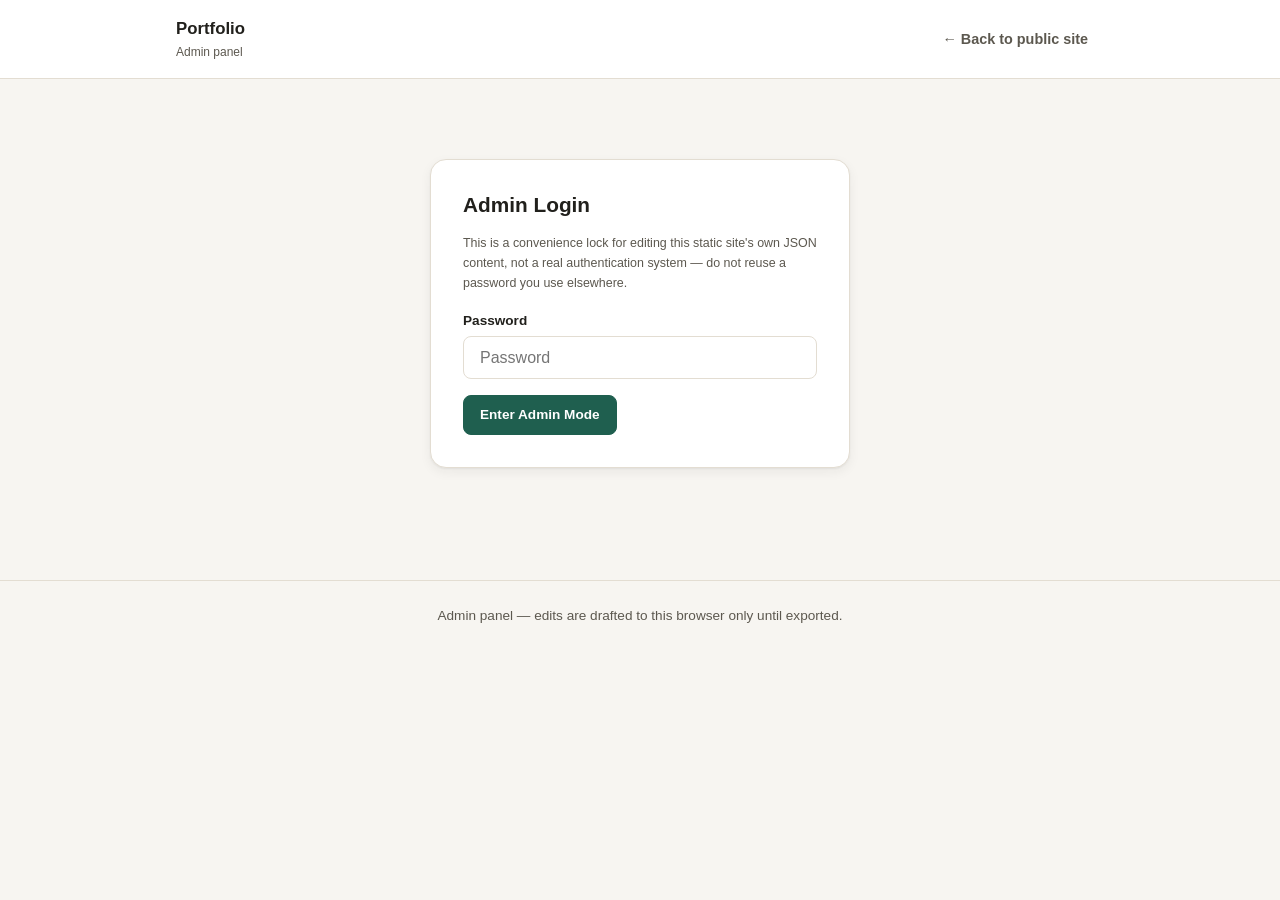
<file: admin.html>
<!doctype html>
<html lang="en">
<head>
  <meta charset="utf-8">
  <meta name="viewport" content="width=device-width, initial-scale=1">
  <meta name="robots" content="noindex, nofollow">
  <title>Admin — Portfolio</title>
  <link rel="stylesheet" href="css/styles.css">
</head>
<body>
  <header class="site-header">
    <div class="site-header__inner">
      <a class="site-title" href="index.html">
        Portfolio
        <small>Admin panel</small>
      </a>
      <nav class="main-nav" aria-label="Primary">
        <a href="index.html">&larr; Back to public site</a>
      </nav>
    </div>
  </header>

  <main>
    <div id="admin-root"></div>
  </main>

  <footer class="site-footer">
    Admin panel — edits are drafted to this browser only until exported.
  </footer>

  <script src="js/utils.js"></script>
  <script src="js/admin.js"></script>
</body>
</html>
</file>
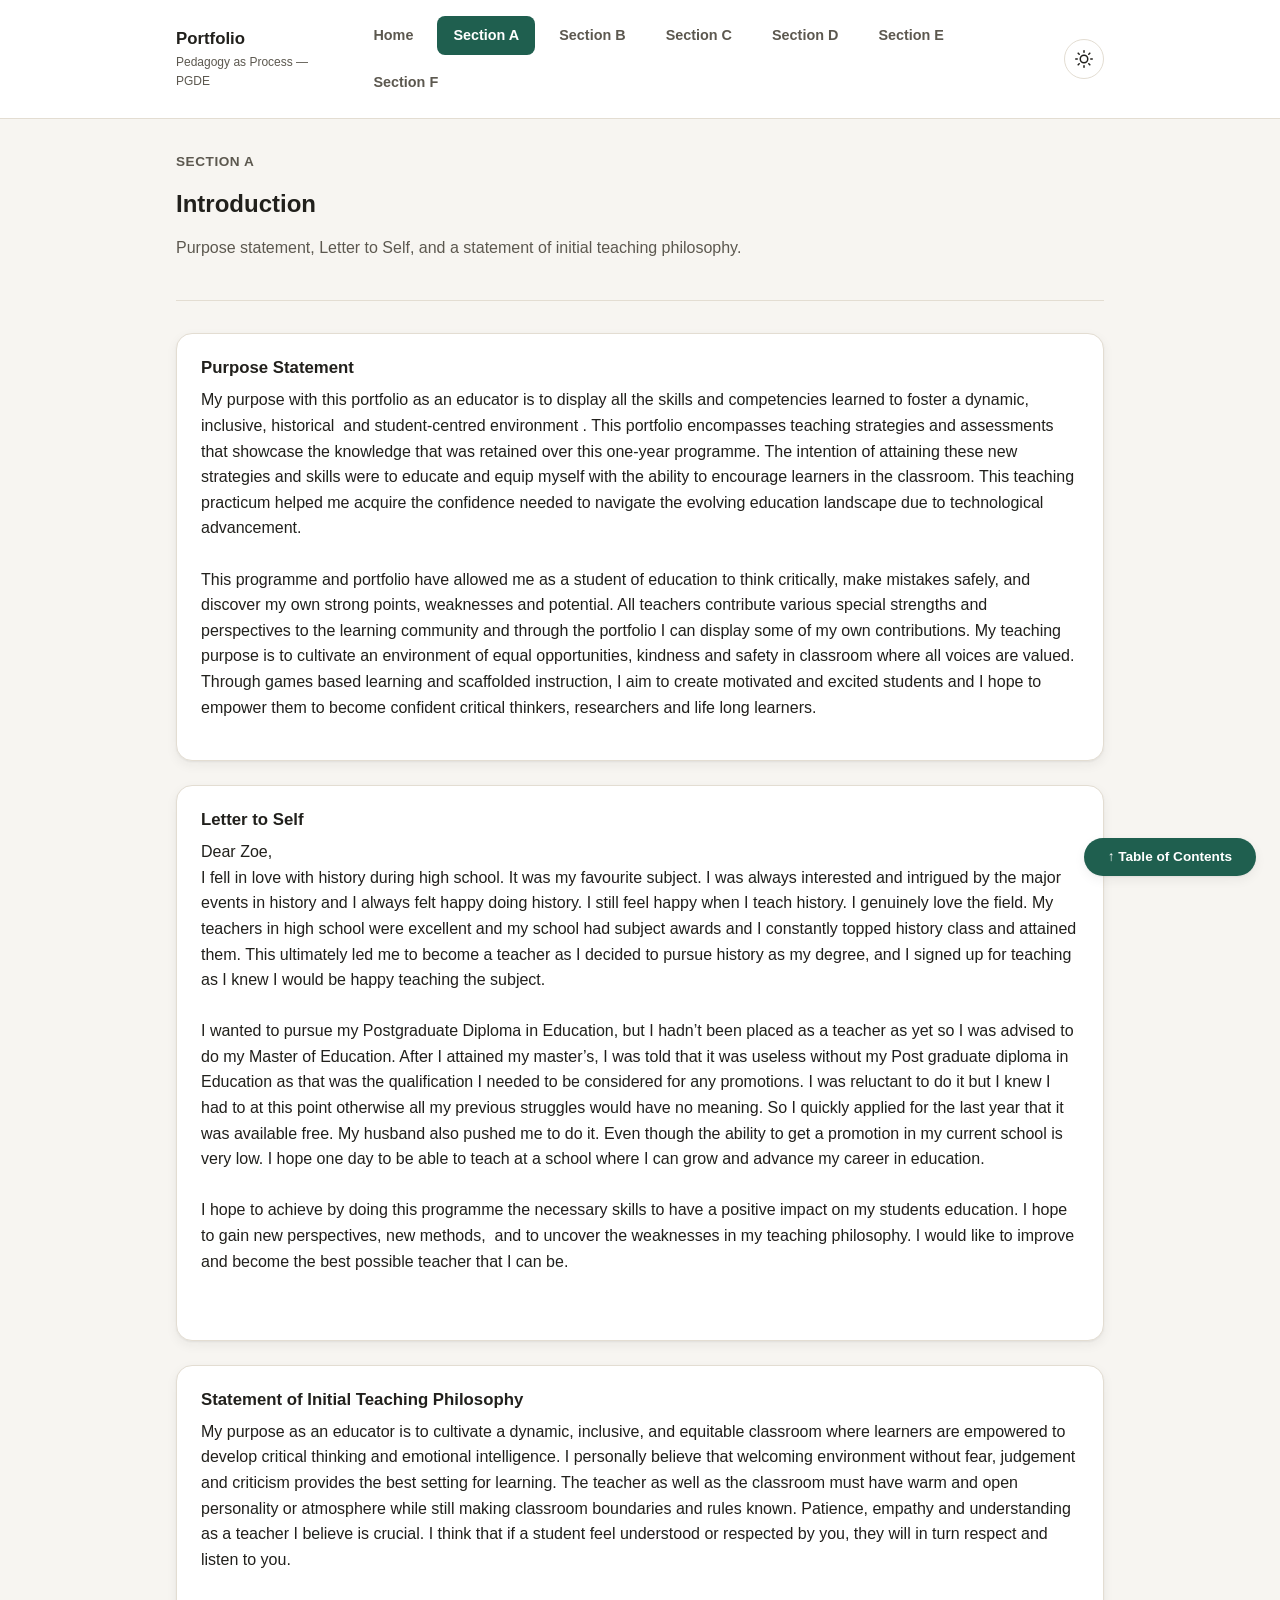
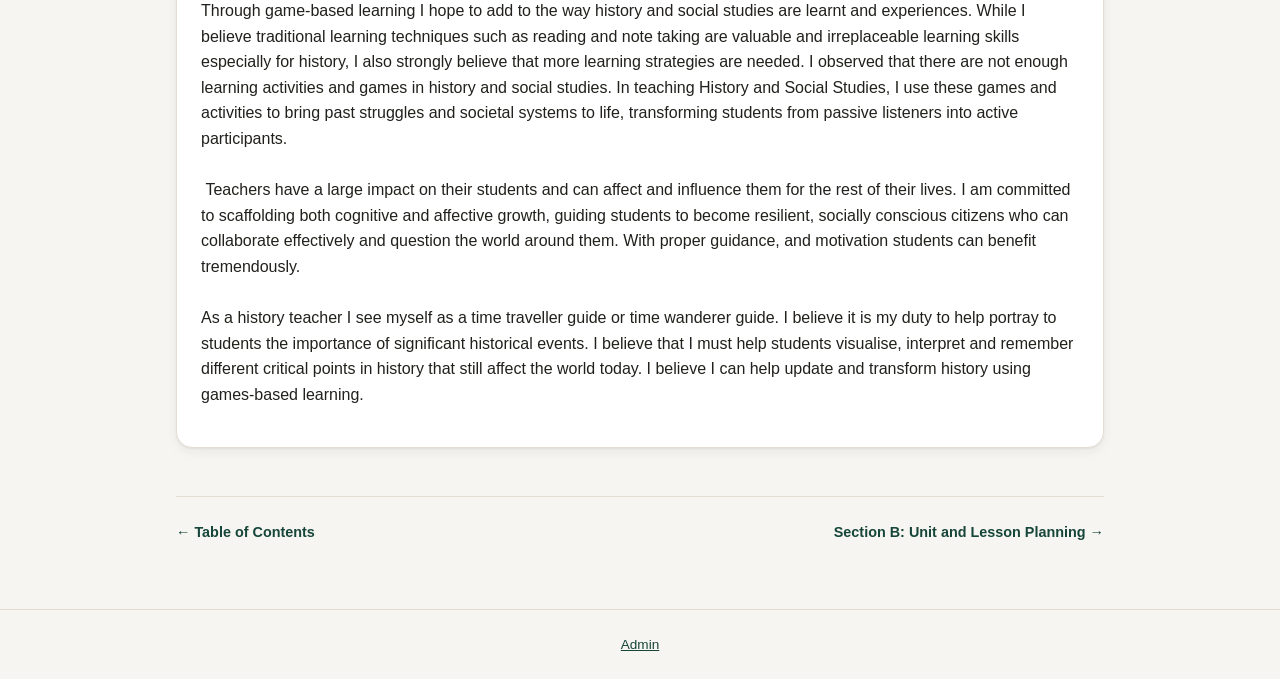
<file: section-a.html>
<!doctype html>
<html lang="en">
<head>
  <meta charset="utf-8">
  <meta name="viewport" content="width=device-width, initial-scale=1">
  <title>Section — Portfolio</title>
  <link rel="stylesheet" href="css/styles.css">
</head>
<body>
  <header class="site-header">
    <div class="site-header__inner">
      <a class="site-title" href="index.html">
        Portfolio
        <small>Pedagogy as Process — PGDE</small>
      </a>
      <nav class="main-nav" aria-label="Primary">
        <a href="index.html">Home</a>
        <a href="section-a.html">Section A</a>
        <a href="section-b.html">Section B</a>
        <a href="section-c.html">Section C</a>
        <a href="section-d.html">Section D</a>
        <a href="section-e.html">Section E</a>
        <a href="section-f.html">Section F</a>
      </nav>
      <button id="theme-toggle" class="theme-toggle" type="button">Switch to dark theme</button>
    </div>
  </header>

  <main data-section="A">
    <section class="section-hero" id="section-hero" aria-label="Section overview">
      <p>Loading…</p>
    </section>

    <div id="section-caption"></div>

    <h2 class="visually-hidden">Tasks</h2>
    <div class="task-list" id="task-list"></div>

    <nav class="section-nav" id="section-nav" aria-label="Section navigation"></nav>
  </main>

  <a class="back-to-toc" href="index.html">&uarr; Table of Contents</a>

  <footer class="site-footer">
    <a href="admin.html">Admin</a>
  </footer>

  <script src="js/utils.js"></script>
  <script src="js/nav.js"></script>
  <script src="js/section.js"></script>
</body>
</html>
</file>
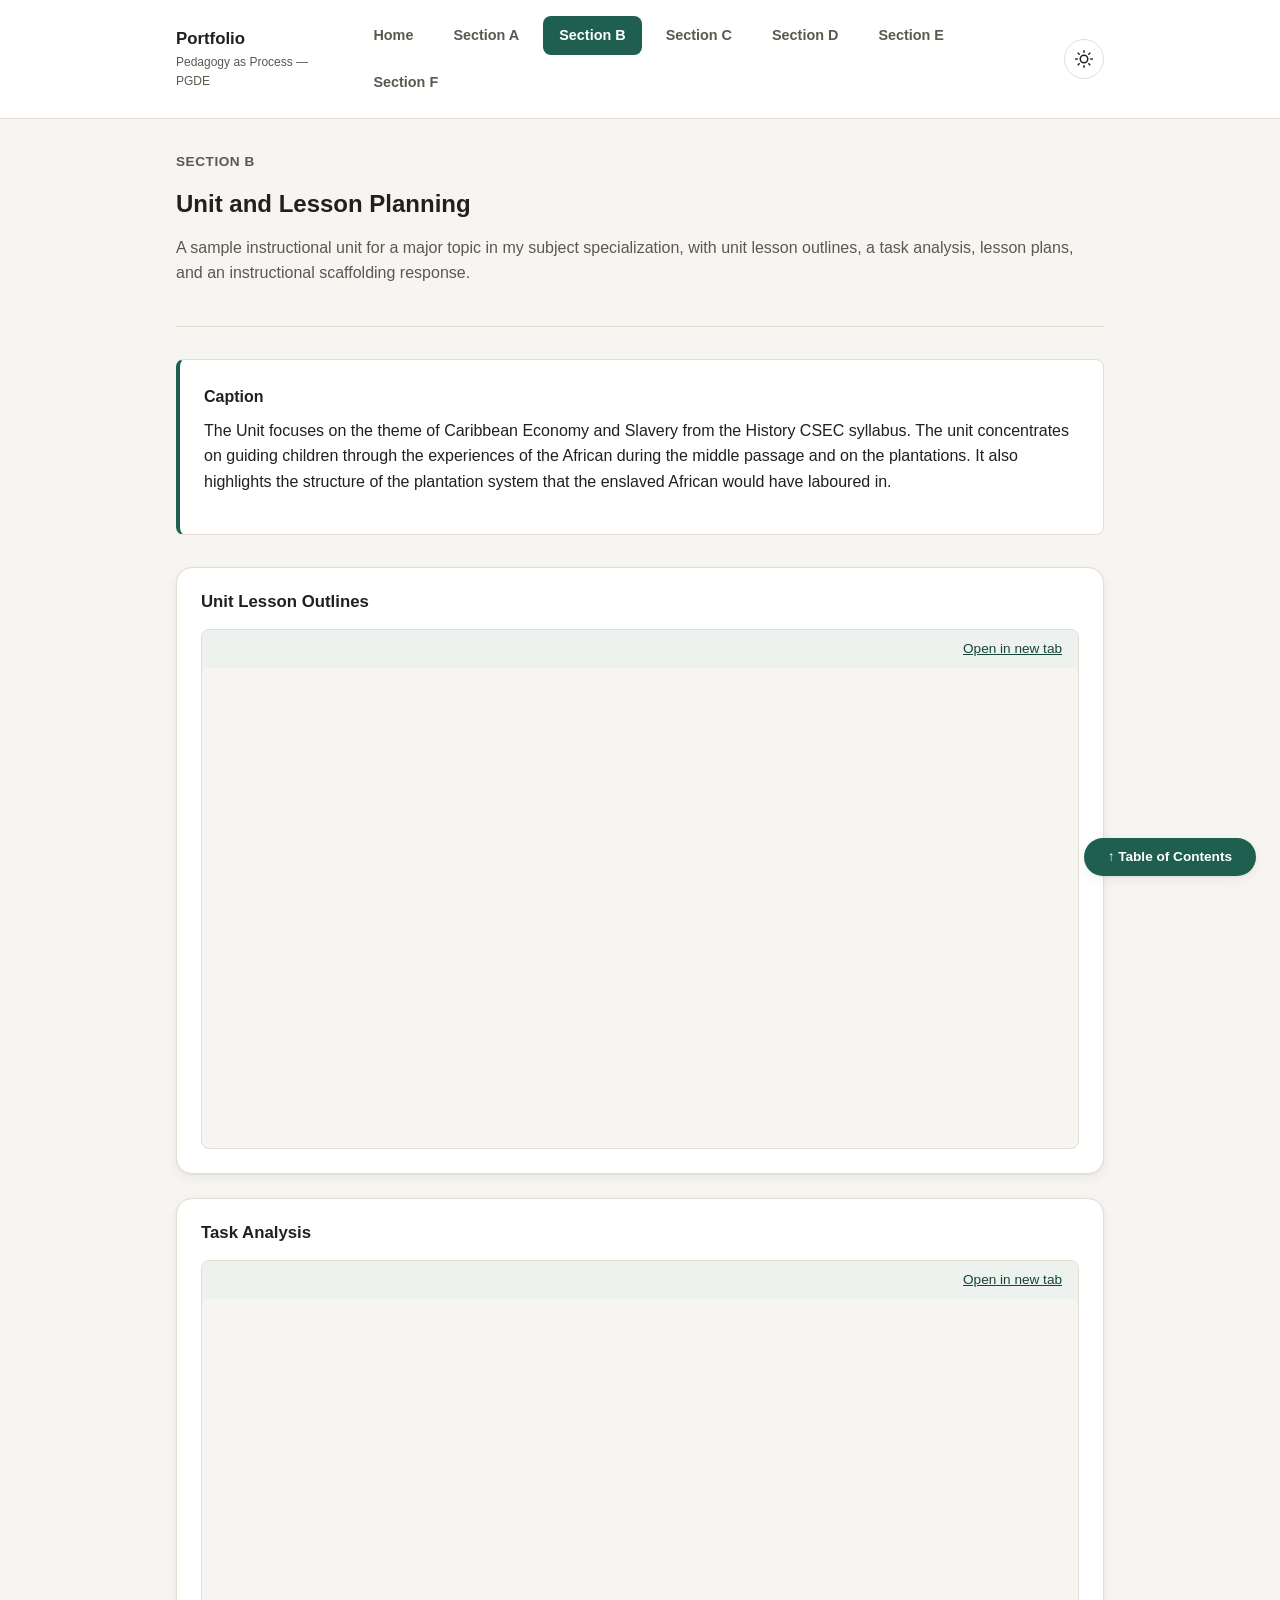
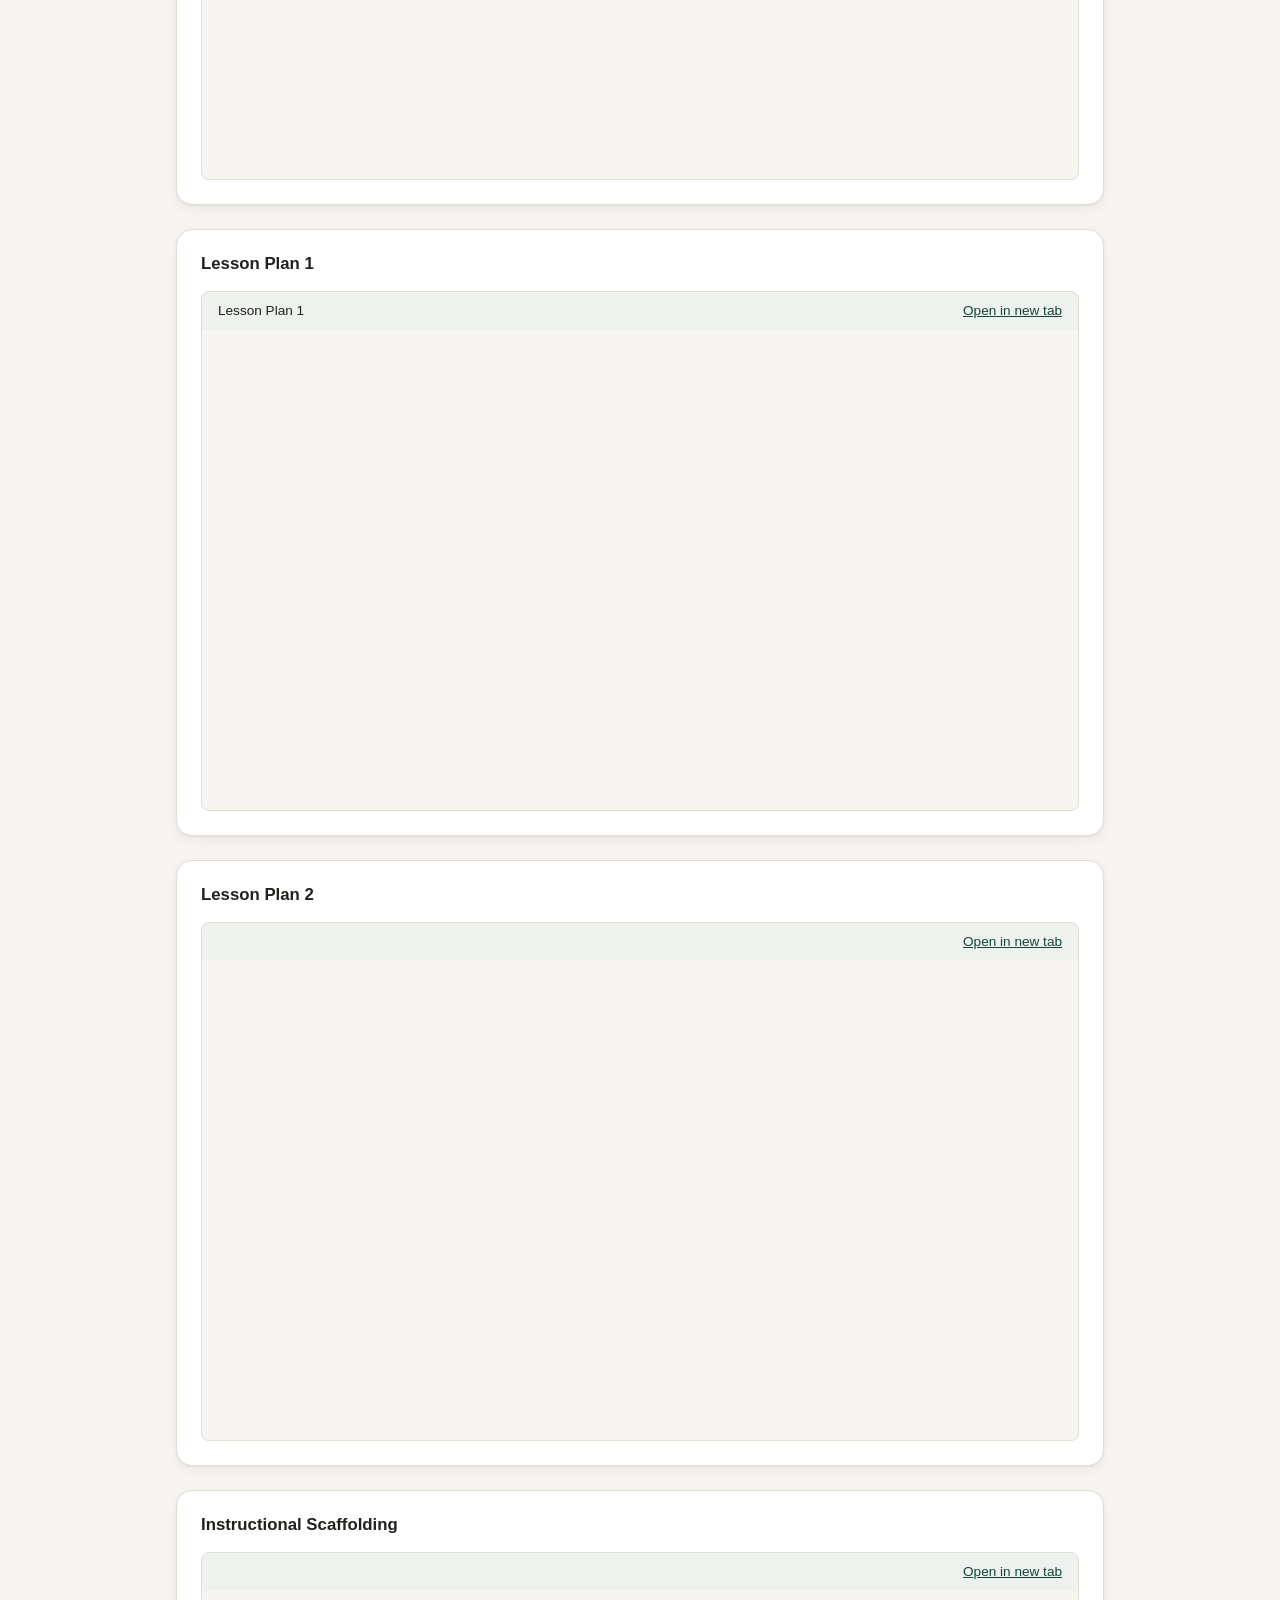
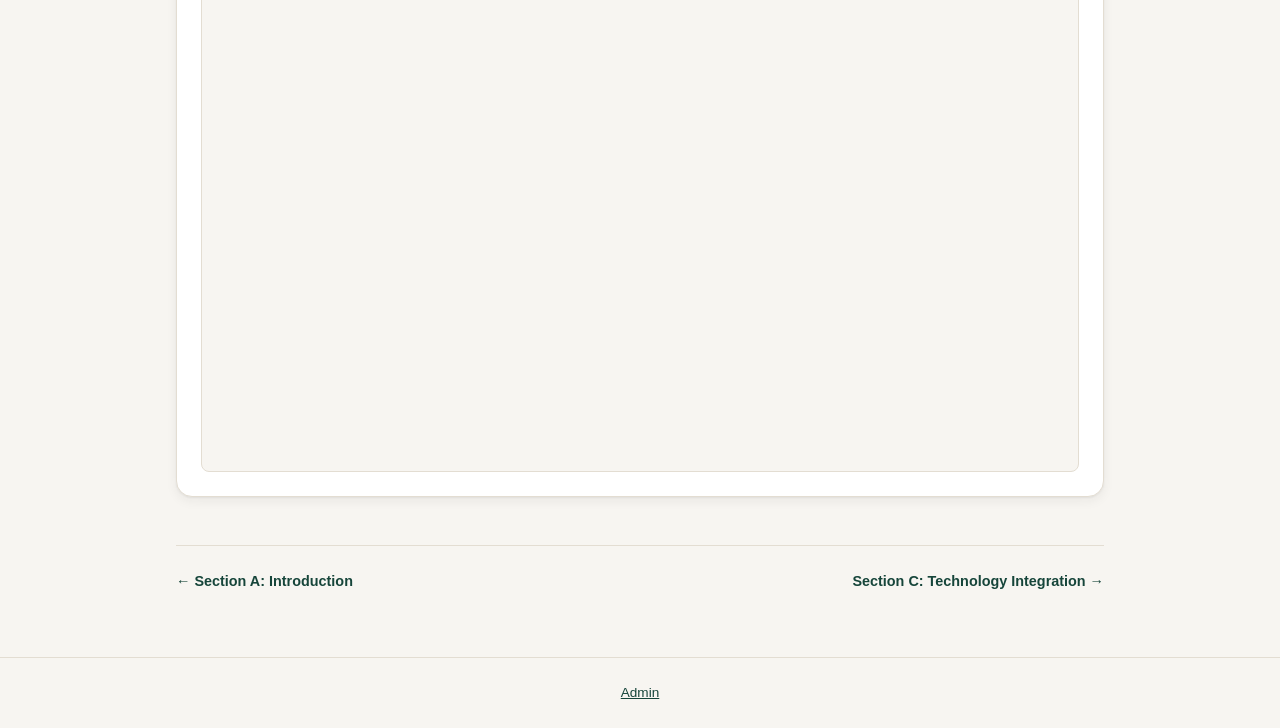
<file: section-b.html>
<!doctype html>
<html lang="en">
<head>
  <meta charset="utf-8">
  <meta name="viewport" content="width=device-width, initial-scale=1">
  <title>Section — Portfolio</title>
  <link rel="stylesheet" href="css/styles.css">
</head>
<body>
  <header class="site-header">
    <div class="site-header__inner">
      <a class="site-title" href="index.html">
        Portfolio
        <small>Pedagogy as Process — PGDE</small>
      </a>
      <nav class="main-nav" aria-label="Primary">
        <a href="index.html">Home</a>
        <a href="section-a.html">Section A</a>
        <a href="section-b.html">Section B</a>
        <a href="section-c.html">Section C</a>
        <a href="section-d.html">Section D</a>
        <a href="section-e.html">Section E</a>
        <a href="section-f.html">Section F</a>
      </nav>
      <button id="theme-toggle" class="theme-toggle" type="button">Switch to dark theme</button>
    </div>
  </header>

  <main data-section="B">
    <section class="section-hero" id="section-hero" aria-label="Section overview">
      <p>Loading…</p>
    </section>

    <div id="section-caption"></div>

    <h2 class="visually-hidden">Tasks</h2>
    <div class="task-list" id="task-list"></div>

    <nav class="section-nav" id="section-nav" aria-label="Section navigation"></nav>
  </main>

  <a class="back-to-toc" href="index.html">&uarr; Table of Contents</a>

  <footer class="site-footer">
    <a href="admin.html">Admin</a>
  </footer>

  <script src="js/utils.js"></script>
  <script src="js/nav.js"></script>
  <script src="js/section.js"></script>
</body>
</html>
</file>
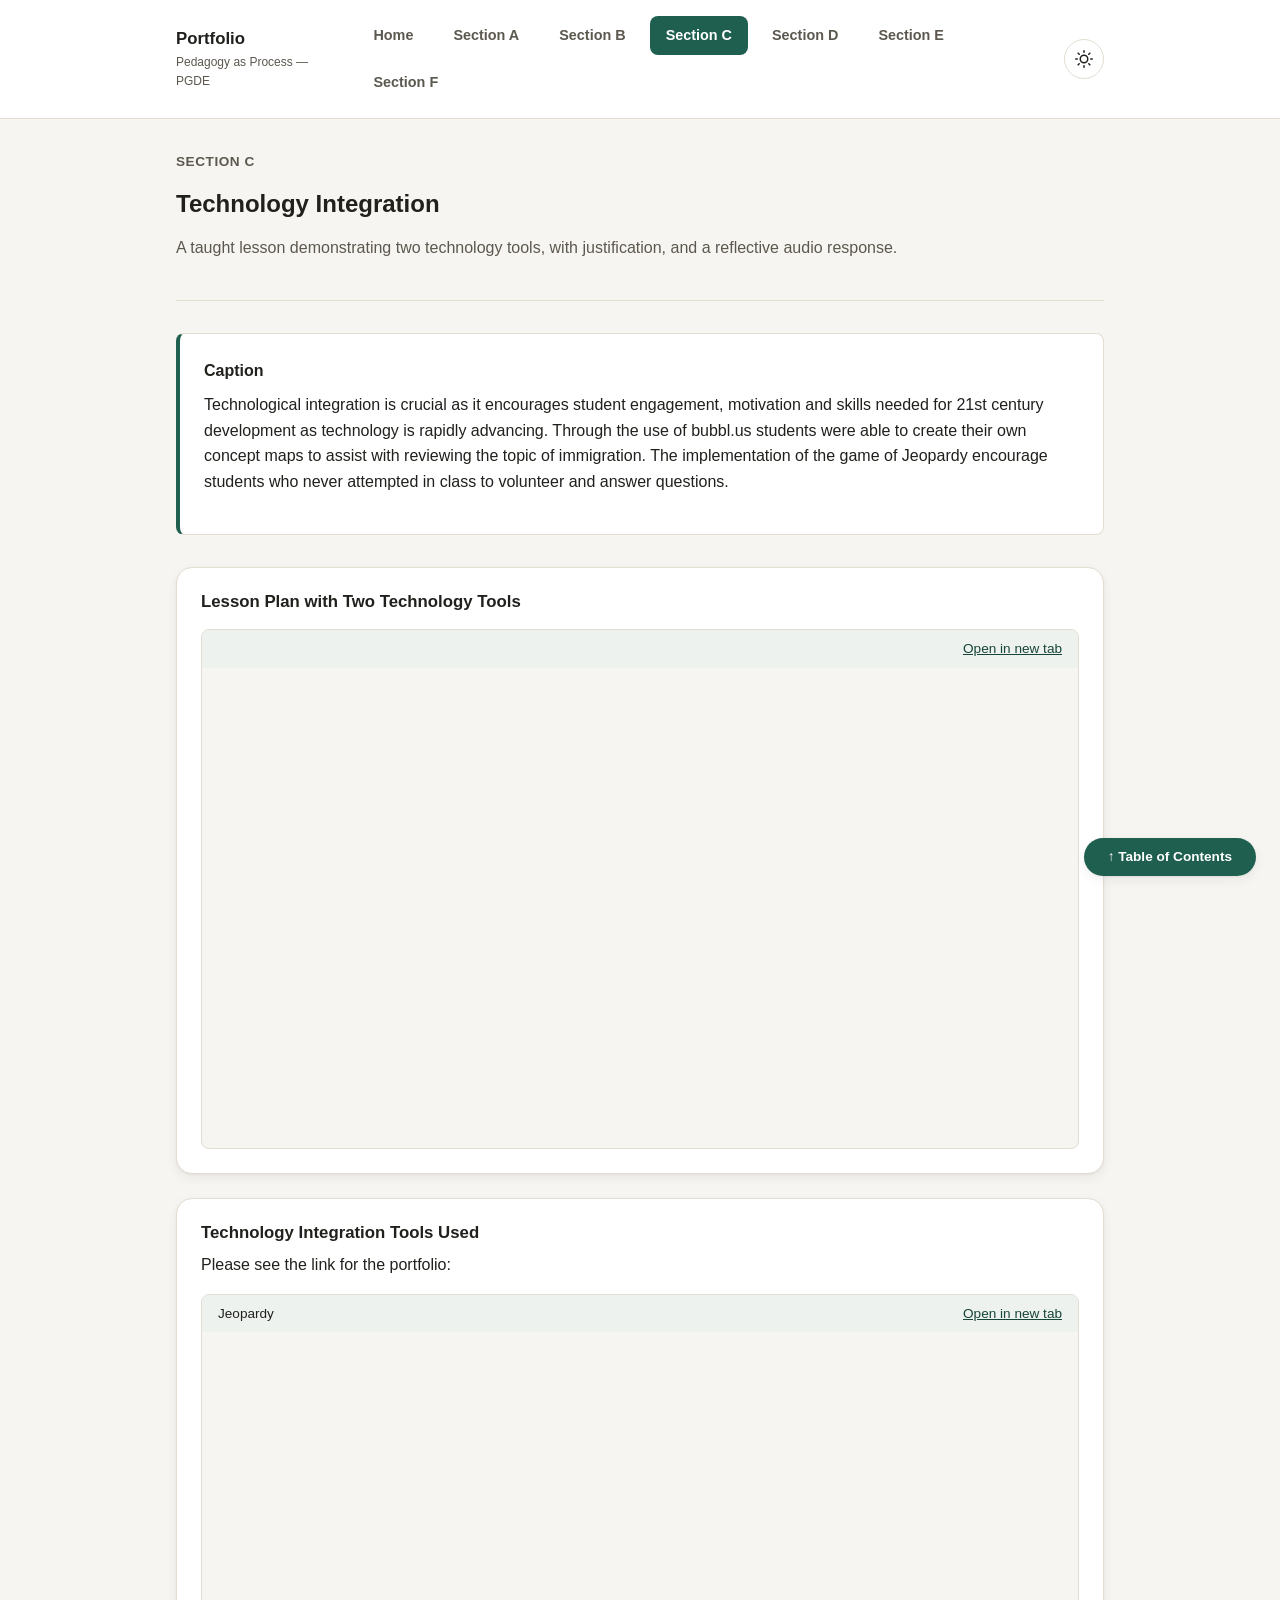
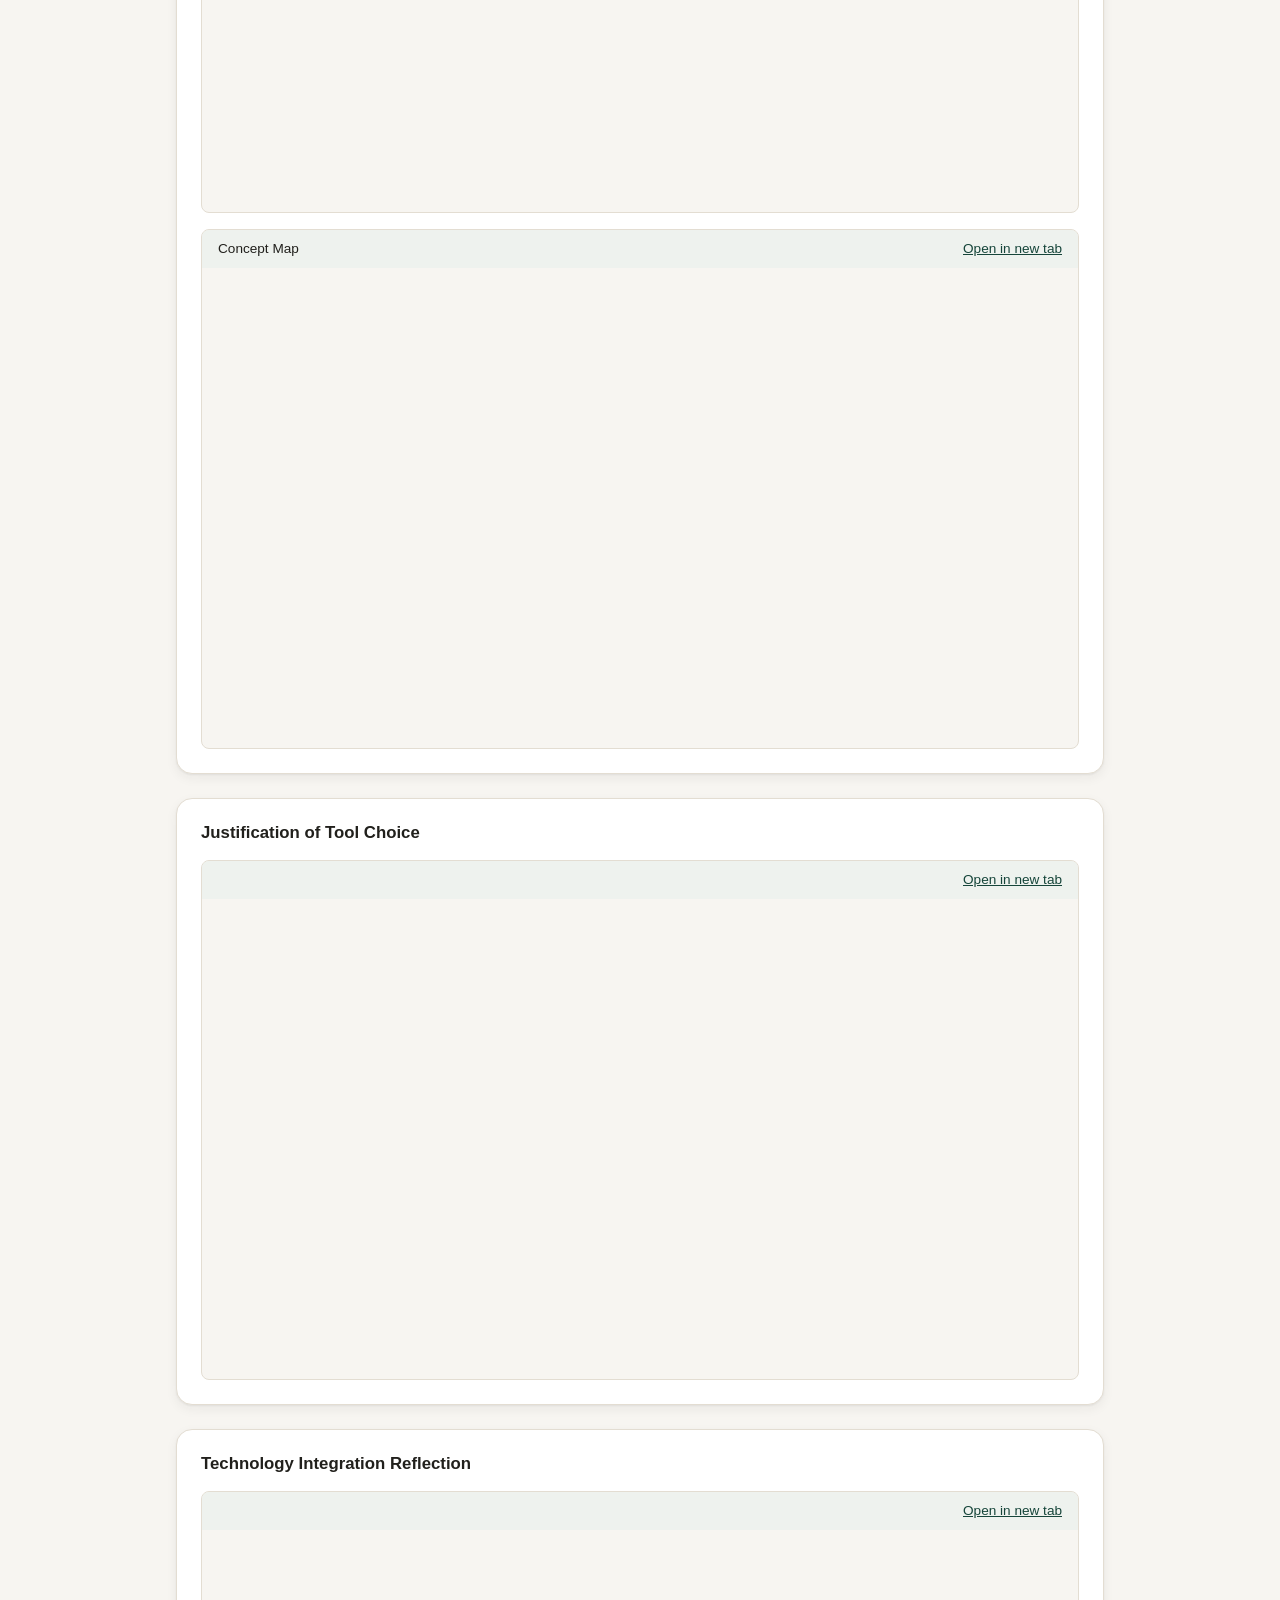
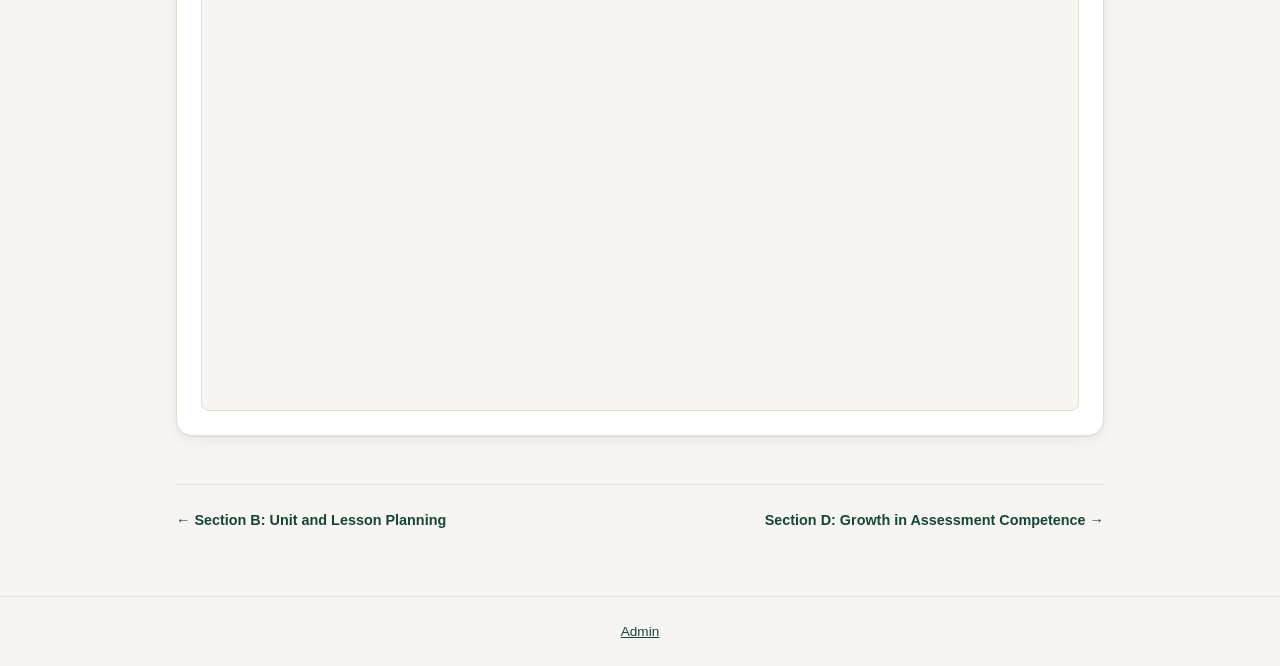
<file: section-c.html>
<!doctype html>
<html lang="en">
<head>
  <meta charset="utf-8">
  <meta name="viewport" content="width=device-width, initial-scale=1">
  <title>Section — Portfolio</title>
  <link rel="stylesheet" href="css/styles.css">
</head>
<body>
  <header class="site-header">
    <div class="site-header__inner">
      <a class="site-title" href="index.html">
        Portfolio
        <small>Pedagogy as Process — PGDE</small>
      </a>
      <nav class="main-nav" aria-label="Primary">
        <a href="index.html">Home</a>
        <a href="section-a.html">Section A</a>
        <a href="section-b.html">Section B</a>
        <a href="section-c.html">Section C</a>
        <a href="section-d.html">Section D</a>
        <a href="section-e.html">Section E</a>
        <a href="section-f.html">Section F</a>
      </nav>
      <button id="theme-toggle" class="theme-toggle" type="button">Switch to dark theme</button>
    </div>
  </header>

  <main data-section="C">
    <section class="section-hero" id="section-hero" aria-label="Section overview">
      <p>Loading…</p>
    </section>

    <div id="section-caption"></div>

    <h2 class="visually-hidden">Tasks</h2>
    <div class="task-list" id="task-list"></div>

    <nav class="section-nav" id="section-nav" aria-label="Section navigation"></nav>
  </main>

  <a class="back-to-toc" href="index.html">&uarr; Table of Contents</a>

  <footer class="site-footer">
    <a href="admin.html">Admin</a>
  </footer>

  <script src="js/utils.js"></script>
  <script src="js/nav.js"></script>
  <script src="js/section.js"></script>
</body>
</html>
</file>
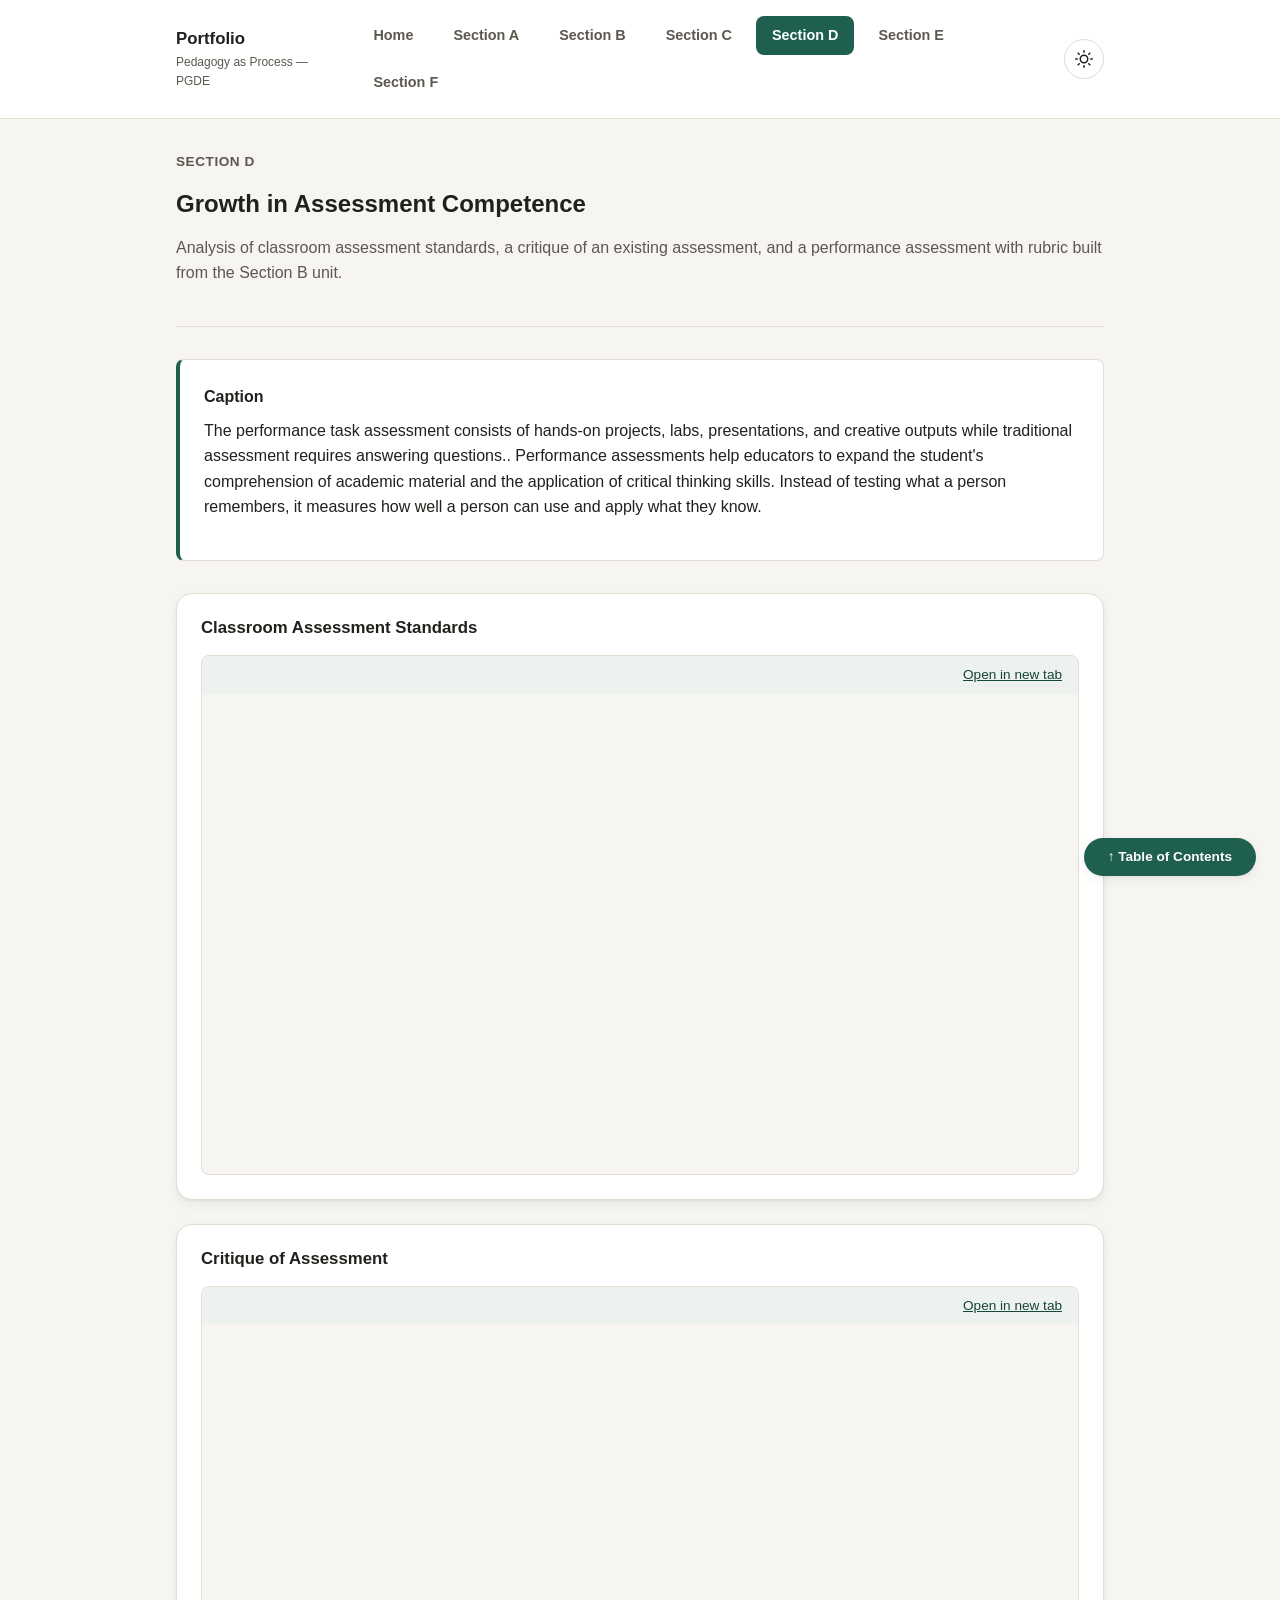
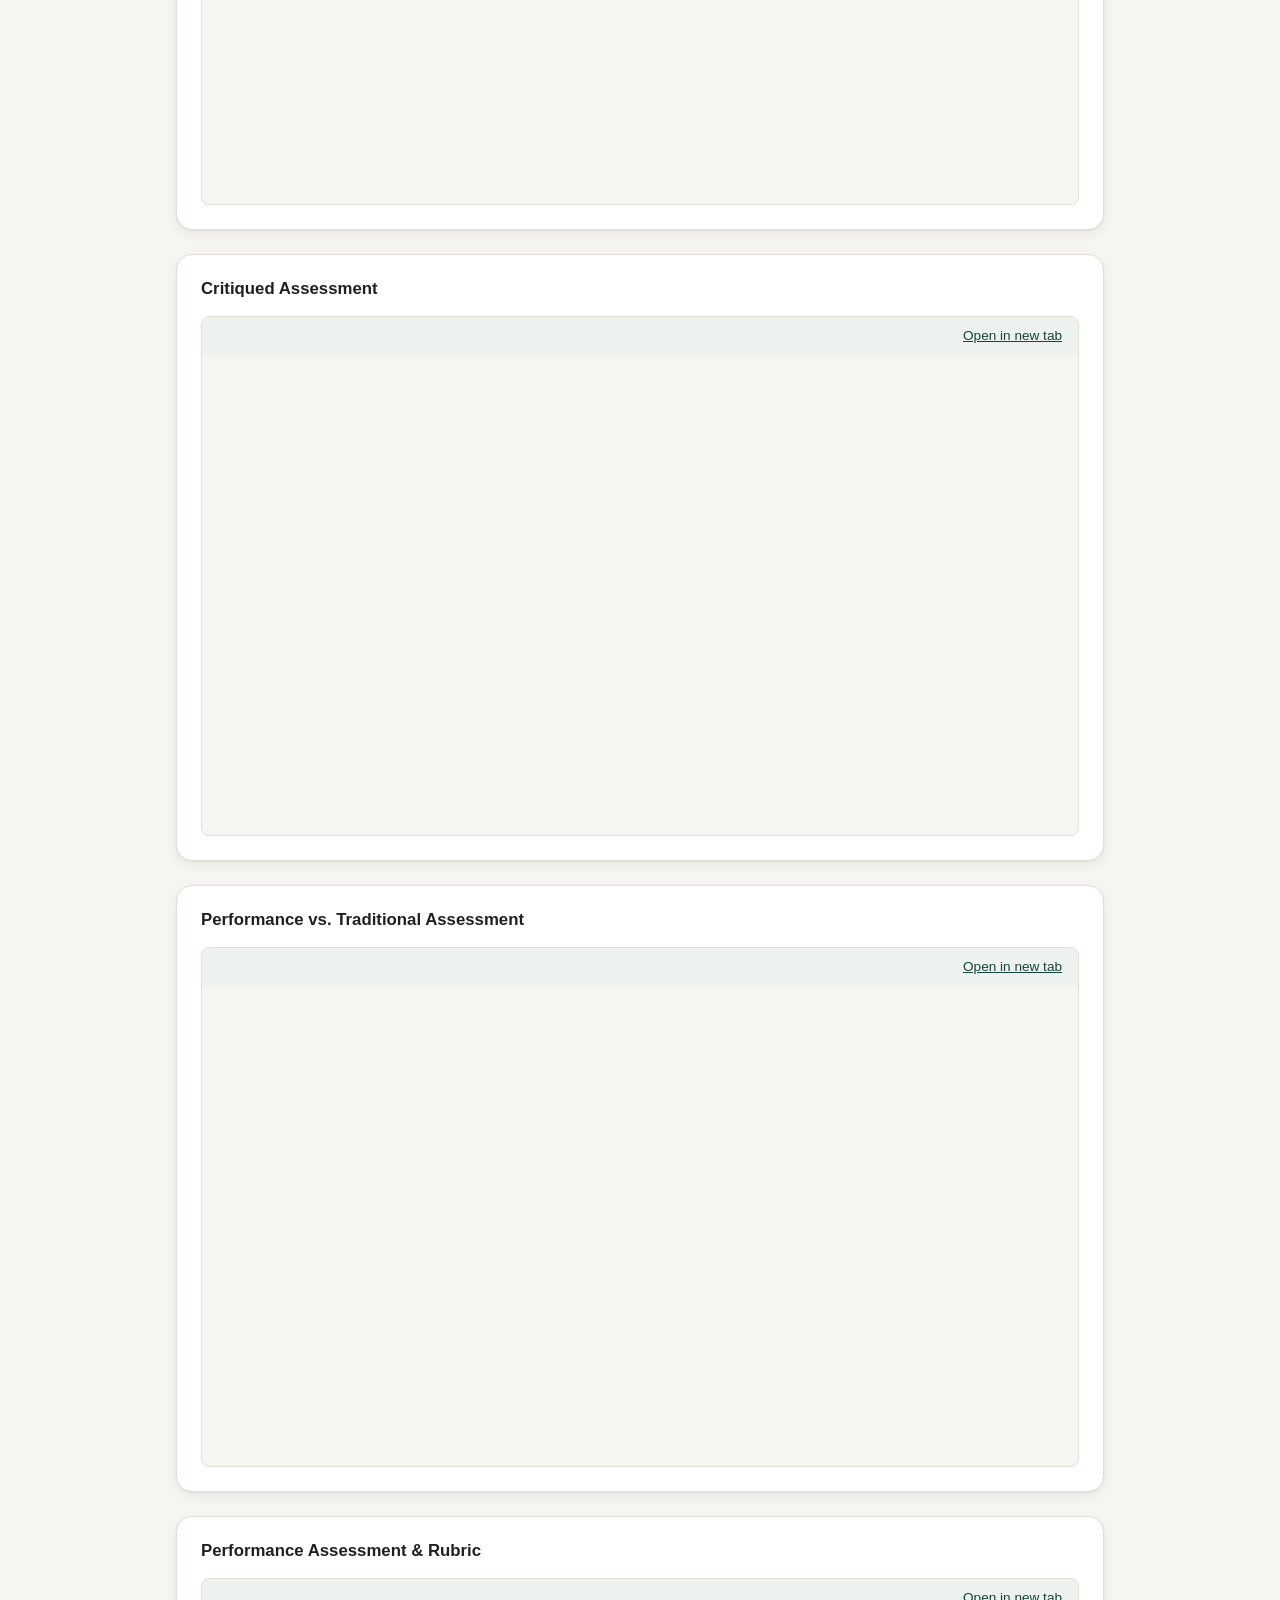
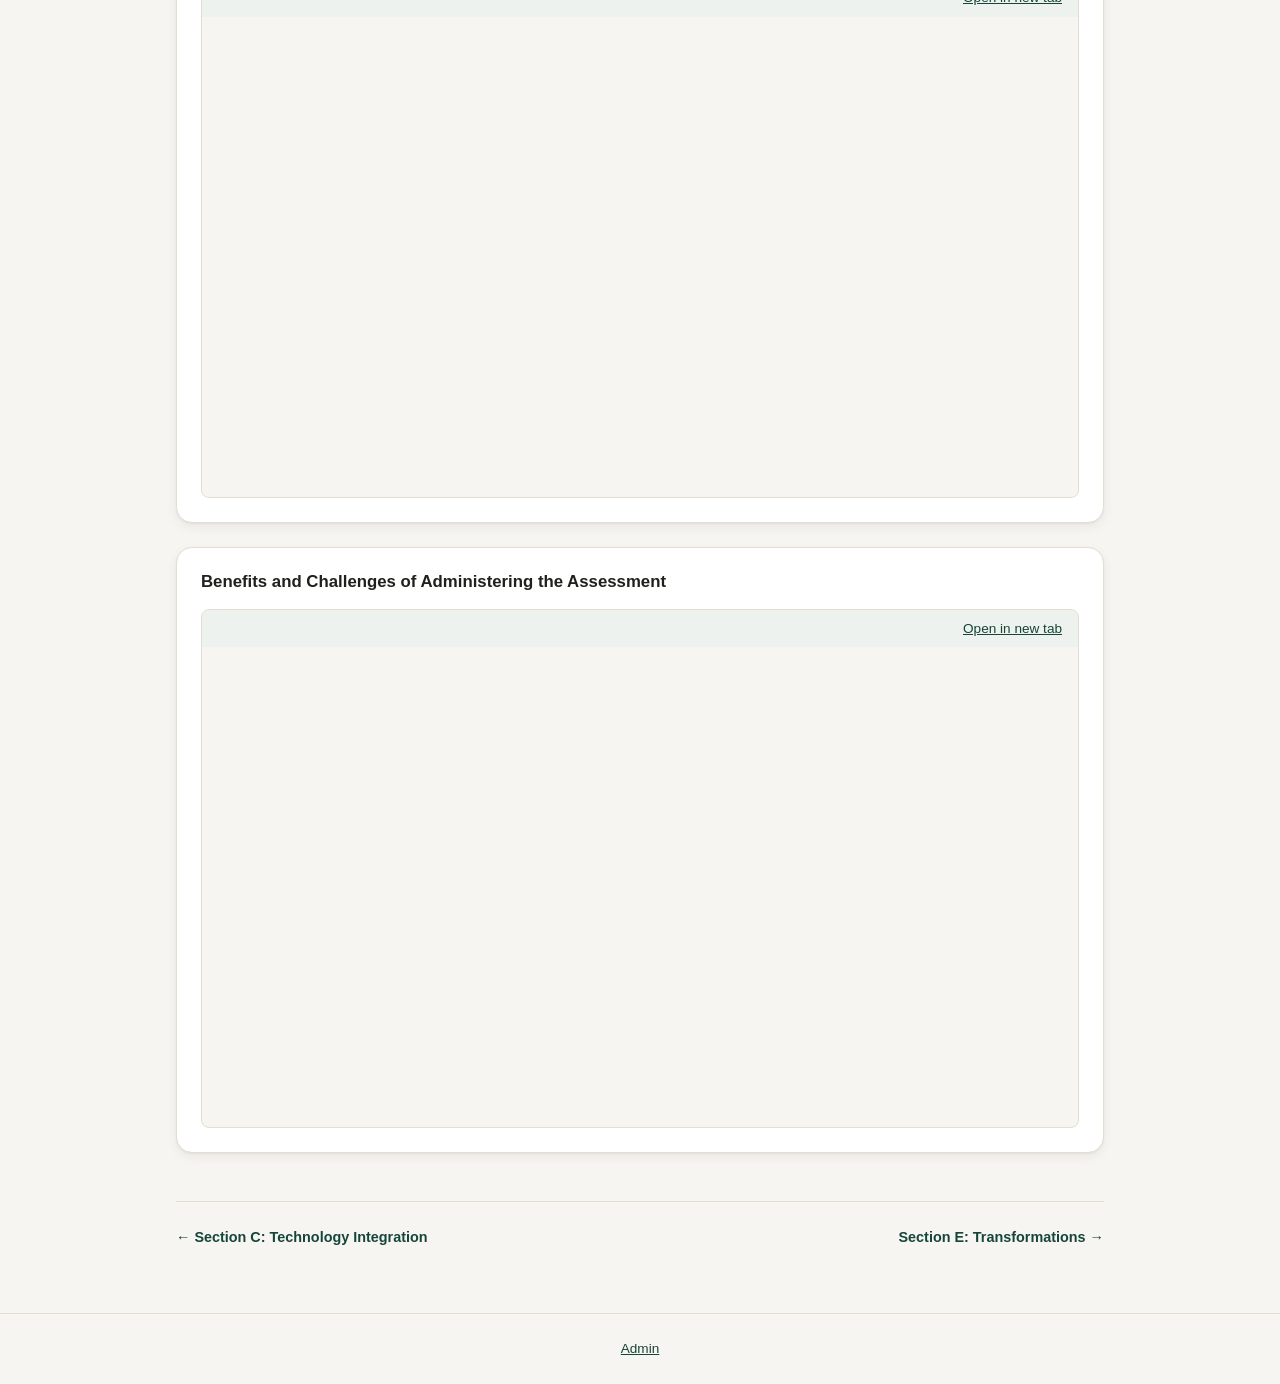
<file: section-d.html>
<!doctype html>
<html lang="en">
<head>
  <meta charset="utf-8">
  <meta name="viewport" content="width=device-width, initial-scale=1">
  <title>Section — Portfolio</title>
  <link rel="stylesheet" href="css/styles.css">
</head>
<body>
  <header class="site-header">
    <div class="site-header__inner">
      <a class="site-title" href="index.html">
        Portfolio
        <small>Pedagogy as Process — PGDE</small>
      </a>
      <nav class="main-nav" aria-label="Primary">
        <a href="index.html">Home</a>
        <a href="section-a.html">Section A</a>
        <a href="section-b.html">Section B</a>
        <a href="section-c.html">Section C</a>
        <a href="section-d.html">Section D</a>
        <a href="section-e.html">Section E</a>
        <a href="section-f.html">Section F</a>
      </nav>
      <button id="theme-toggle" class="theme-toggle" type="button">Switch to dark theme</button>
    </div>
  </header>

  <main data-section="D">
    <section class="section-hero" id="section-hero" aria-label="Section overview">
      <p>Loading…</p>
    </section>

    <div id="section-caption"></div>

    <h2 class="visually-hidden">Tasks</h2>
    <div class="task-list" id="task-list"></div>

    <nav class="section-nav" id="section-nav" aria-label="Section navigation"></nav>
  </main>

  <a class="back-to-toc" href="index.html">&uarr; Table of Contents</a>

  <footer class="site-footer">
    <a href="admin.html">Admin</a>
  </footer>

  <script src="js/utils.js"></script>
  <script src="js/nav.js"></script>
  <script src="js/section.js"></script>
</body>
</html>
</file>
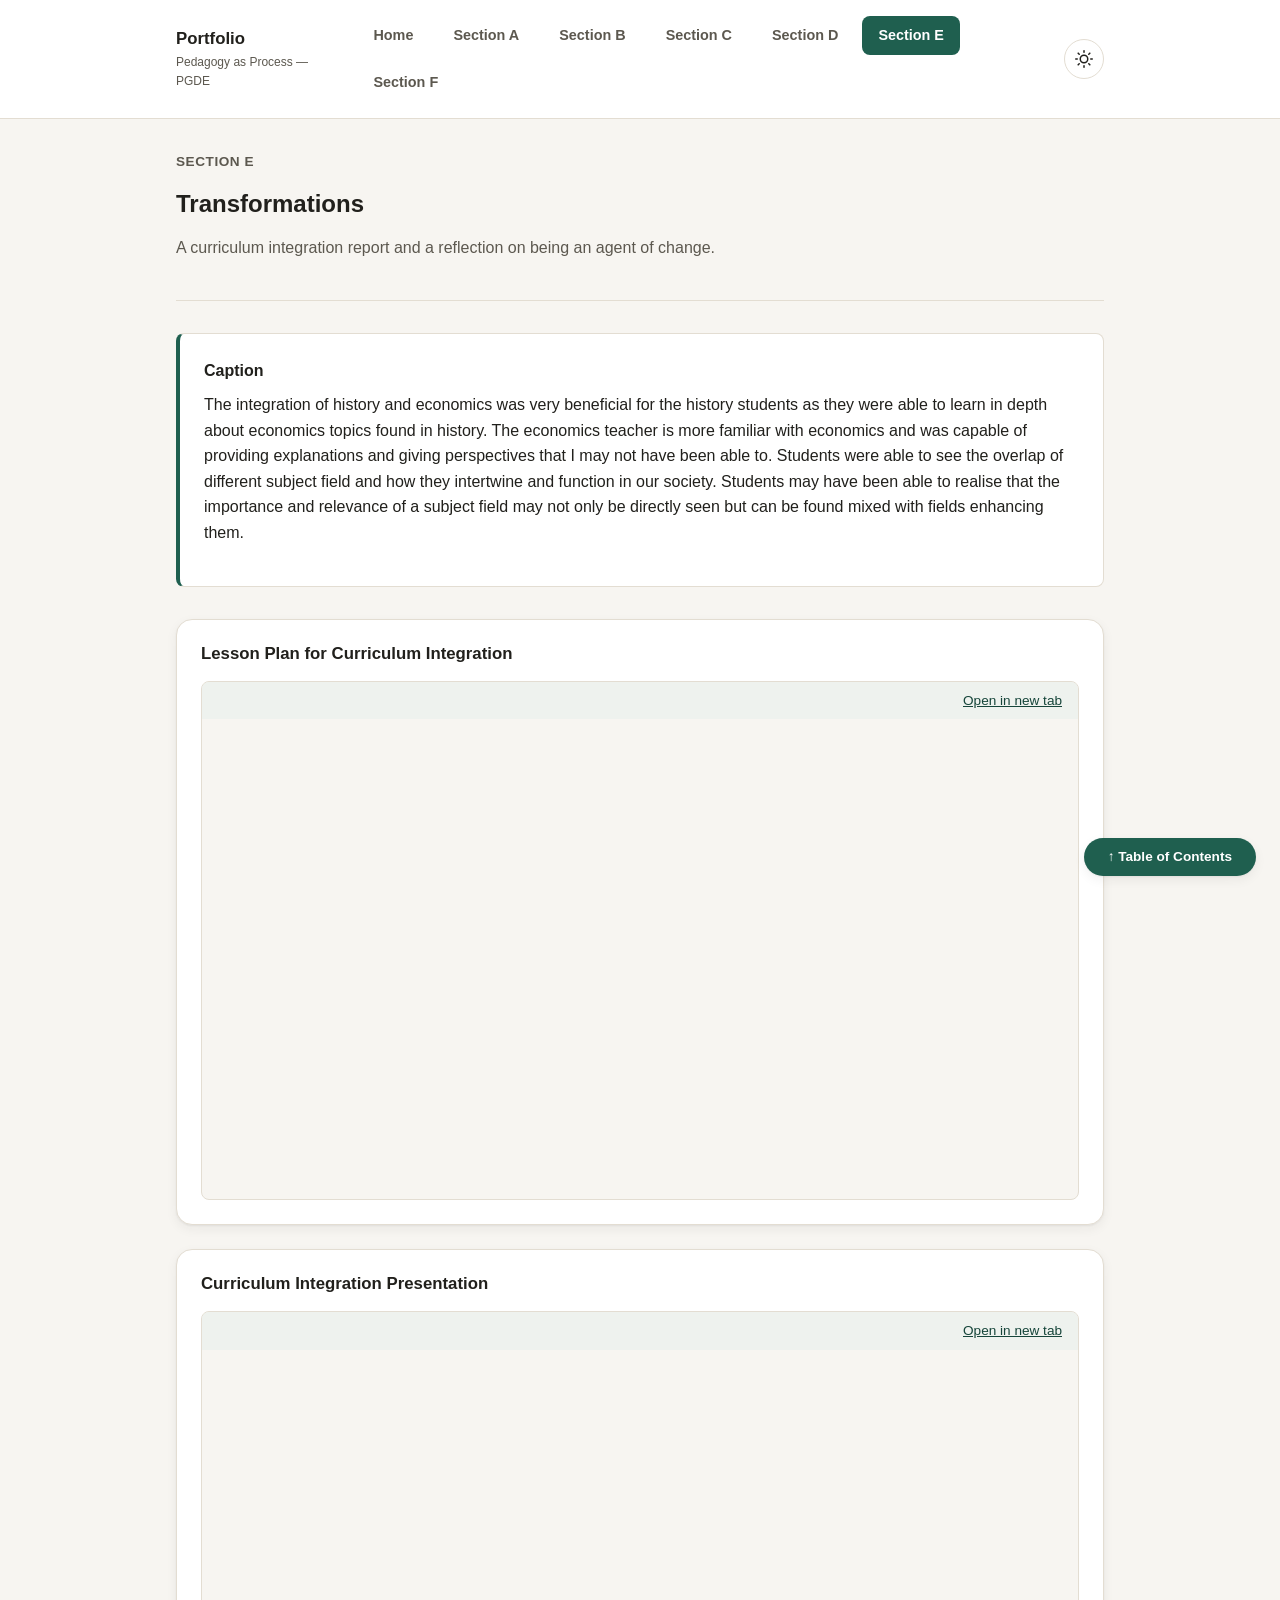
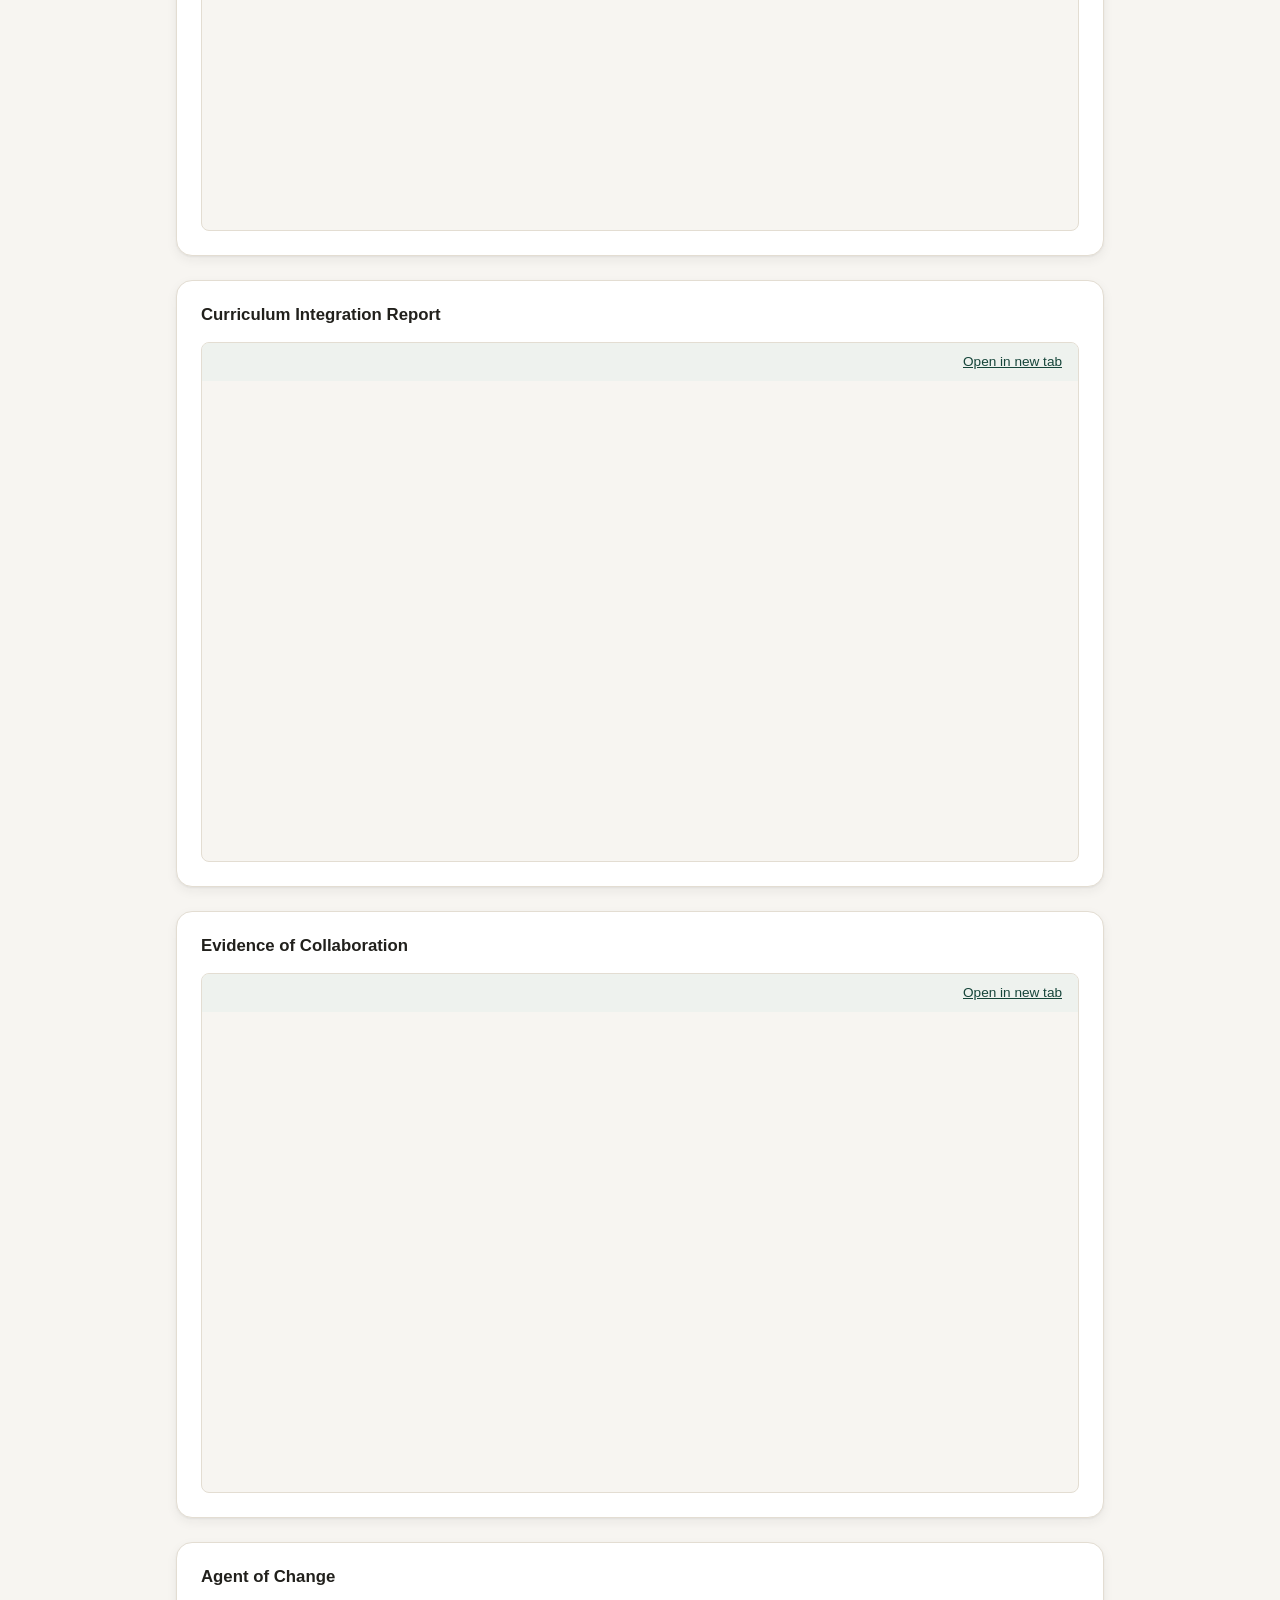
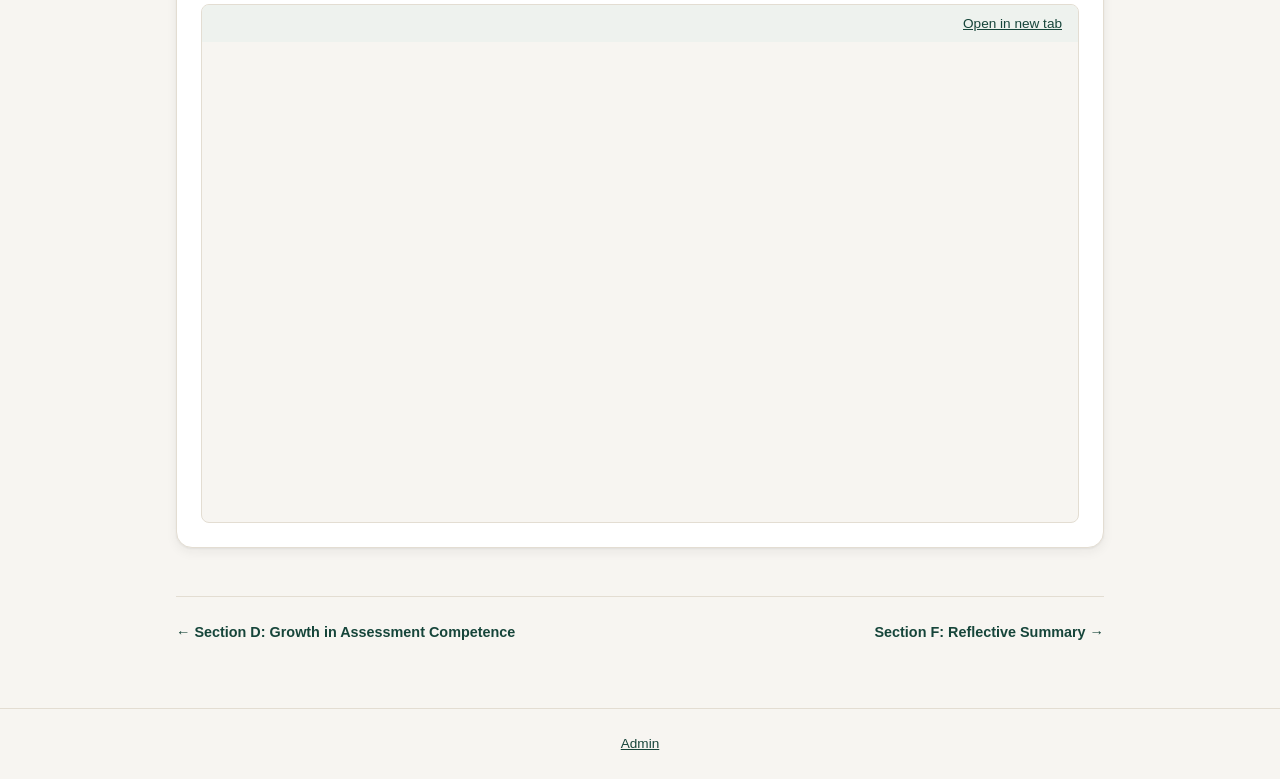
<file: section-e.html>
<!doctype html>
<html lang="en">
<head>
  <meta charset="utf-8">
  <meta name="viewport" content="width=device-width, initial-scale=1">
  <title>Section — Portfolio</title>
  <link rel="stylesheet" href="css/styles.css">
</head>
<body>
  <header class="site-header">
    <div class="site-header__inner">
      <a class="site-title" href="index.html">
        Portfolio
        <small>Pedagogy as Process — PGDE</small>
      </a>
      <nav class="main-nav" aria-label="Primary">
        <a href="index.html">Home</a>
        <a href="section-a.html">Section A</a>
        <a href="section-b.html">Section B</a>
        <a href="section-c.html">Section C</a>
        <a href="section-d.html">Section D</a>
        <a href="section-e.html">Section E</a>
        <a href="section-f.html">Section F</a>
      </nav>
      <button id="theme-toggle" class="theme-toggle" type="button">Switch to dark theme</button>
    </div>
  </header>

  <main data-section="E">
    <section class="section-hero" id="section-hero" aria-label="Section overview">
      <p>Loading…</p>
    </section>

    <div id="section-caption"></div>

    <h2 class="visually-hidden">Tasks</h2>
    <div class="task-list" id="task-list"></div>

    <nav class="section-nav" id="section-nav" aria-label="Section navigation"></nav>
  </main>

  <a class="back-to-toc" href="index.html">&uarr; Table of Contents</a>

  <footer class="site-footer">
    <a href="admin.html">Admin</a>
  </footer>

  <script src="js/utils.js"></script>
  <script src="js/nav.js"></script>
  <script src="js/section.js"></script>
</body>
</html>
</file>
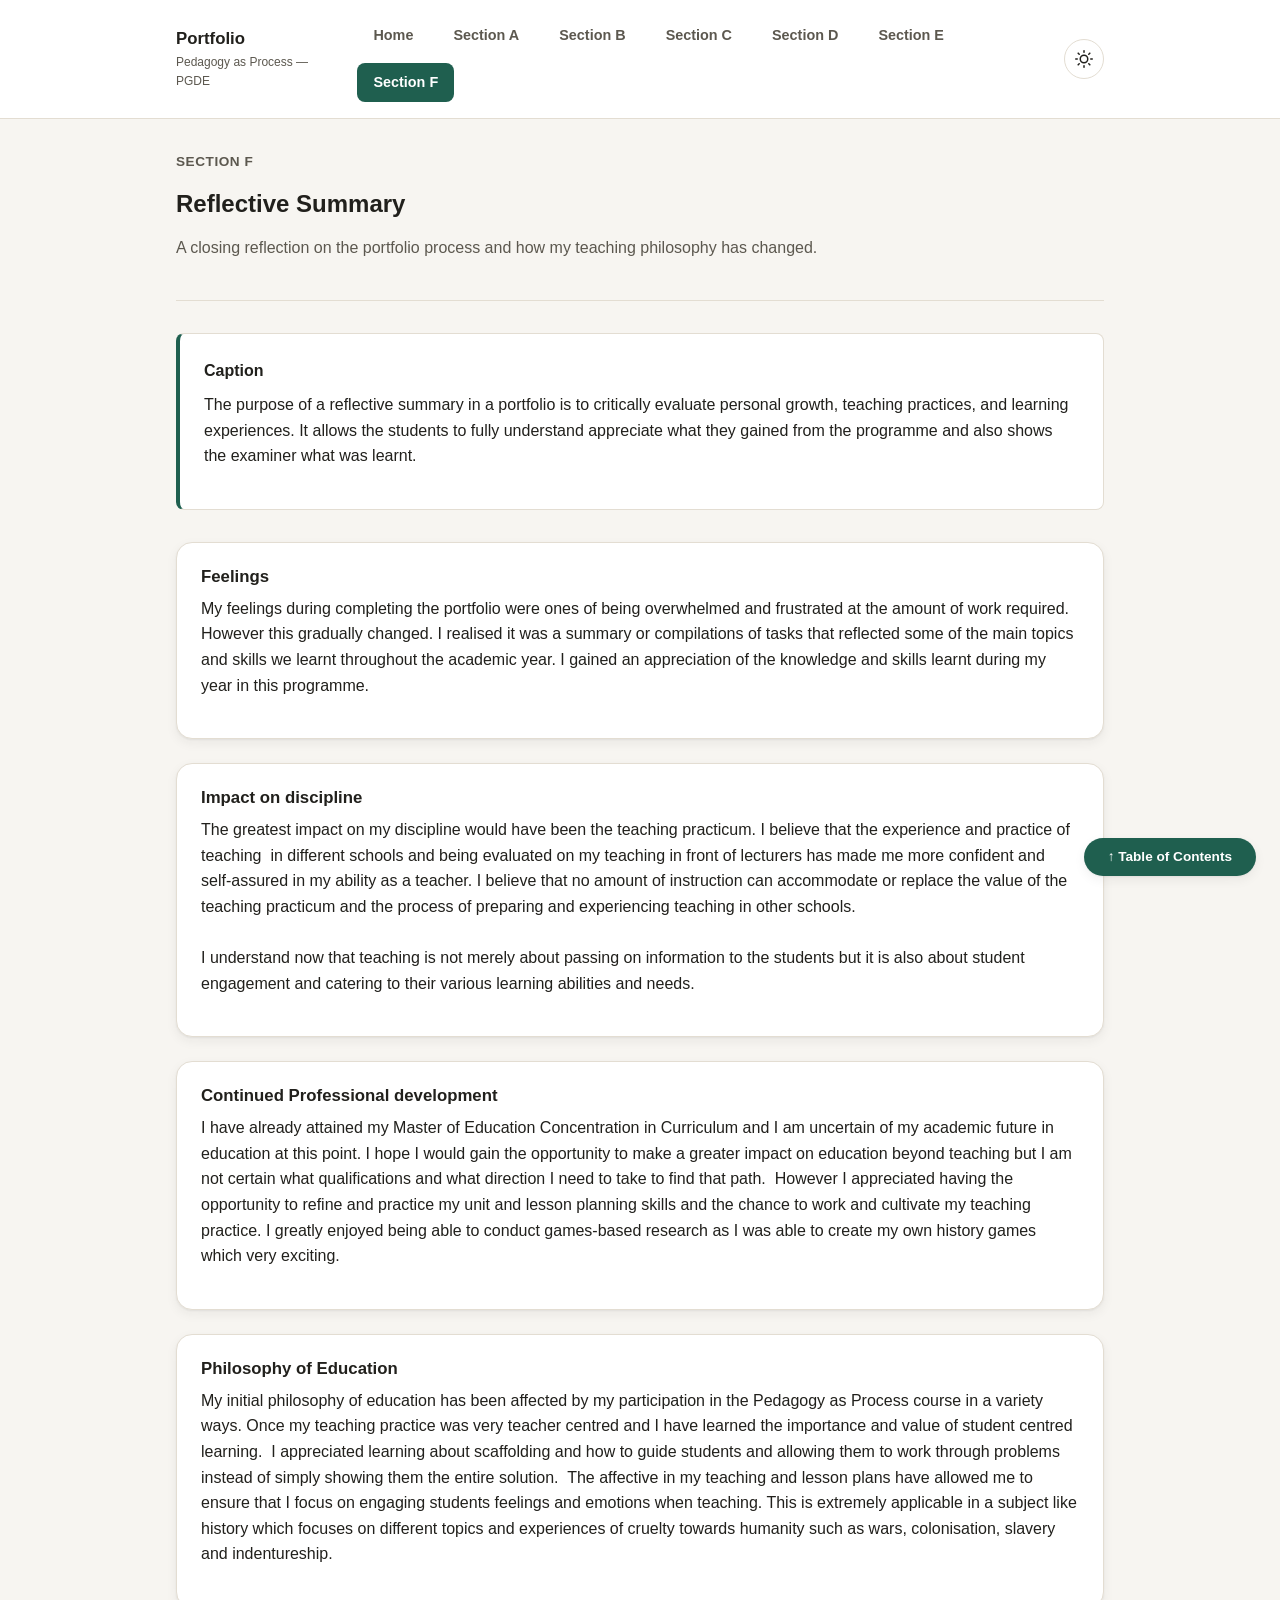
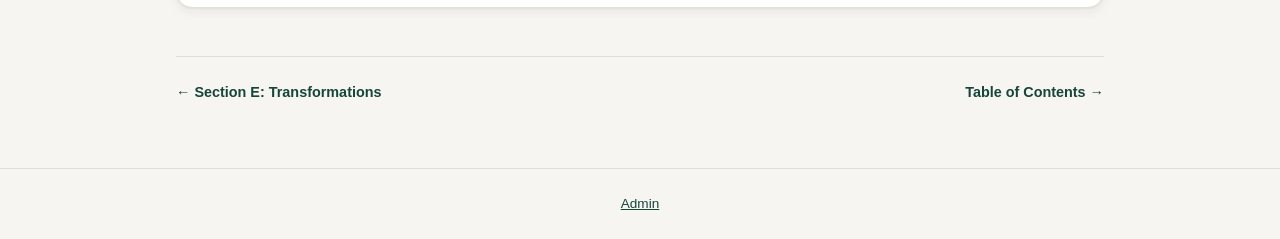
<file: section-f.html>
<!doctype html>
<html lang="en">
<head>
  <meta charset="utf-8">
  <meta name="viewport" content="width=device-width, initial-scale=1">
  <title>Section — Portfolio</title>
  <link rel="stylesheet" href="css/styles.css">
</head>
<body>
  <header class="site-header">
    <div class="site-header__inner">
      <a class="site-title" href="index.html">
        Portfolio
        <small>Pedagogy as Process — PGDE</small>
      </a>
      <nav class="main-nav" aria-label="Primary">
        <a href="index.html">Home</a>
        <a href="section-a.html">Section A</a>
        <a href="section-b.html">Section B</a>
        <a href="section-c.html">Section C</a>
        <a href="section-d.html">Section D</a>
        <a href="section-e.html">Section E</a>
        <a href="section-f.html">Section F</a>
      </nav>
      <button id="theme-toggle" class="theme-toggle" type="button">Switch to dark theme</button>
    </div>
  </header>

  <main data-section="F">
    <section class="section-hero" id="section-hero" aria-label="Section overview">
      <p>Loading…</p>
    </section>

    <div id="section-caption"></div>

    <h2 class="visually-hidden">Tasks</h2>
    <div class="task-list" id="task-list"></div>

    <nav class="section-nav" id="section-nav" aria-label="Section navigation"></nav>
  </main>

  <a class="back-to-toc" href="index.html">&uarr; Table of Contents</a>

  <footer class="site-footer">
    <a href="admin.html">Admin</a>
  </footer>

  <script src="js/utils.js"></script>
  <script src="js/nav.js"></script>
  <script src="js/section.js"></script>
</body>
</html>
</file>
<file: css/styles.css>
/* ==========================================================================
   Design tokens
   ========================================================================== */
:root {
  --space-1: 8px;
  --space-2: 16px;
  --space-3: 24px;
  --space-4: 32px;
  --space-5: 40px;
  --space-6: 48px;
  --space-8: 64px;

  --radius-sm: 8px;
  --radius-md: 16px;
  --radius-lg: 24px;

  --font-body: "Segoe UI", -apple-system, BlinkMacSystemFont, Roboto, Helvetica, Arial, sans-serif;
  --font-serif: Georgia, "Times New Roman", serif;

  --max-width: 960px;

  --color-bg: #f7f5f1;
  --color-surface: #ffffff;
  --color-surface-raised: #ffffff;
  --color-border: #e3ddd2;
  --color-text: #21201c;
  --color-text-muted: #5c584f;
  --color-accent: #1f5f4f;
  --color-accent-strong: #16453a;
  --color-accent-contrast: #ffffff;
  --color-highlight-bg: #fdf1c8;
  --color-highlight-border: #e9c766;
  --color-badge-bg: #eef2ee;
  --color-badge-text: #1f5f4f;
  --color-link: #16453a;
  --color-focus: #c8890a;
  --shadow-card: 0 1px 2px rgba(33, 32, 28, 0.06), 0 4px 12px rgba(33, 32, 28, 0.06);
}

@media (prefers-color-scheme: dark) {
  :root:not([data-theme="light"]) {
    --color-bg: #16181a;
    --color-surface: #1f2225;
    --color-surface-raised: #262a2e;
    --color-border: #33383d;
    --color-text: #ece9e2;
    --color-text-muted: #a9a49a;
    --color-accent: #6fc7ac;
    --color-accent-strong: #8fd9c2;
    --color-accent-contrast: #0e1512;
    --color-highlight-bg: #3a331a;
    --color-highlight-border: #7a611f;
    --color-badge-bg: #223028;
    --color-badge-text: #8fd9c2;
    --color-link: #8fd9c2;
    --color-focus: #f0b429;
    --shadow-card: 0 1px 2px rgba(0, 0, 0, 0.4), 0 4px 16px rgba(0, 0, 0, 0.35);
  }
}

:root[data-theme="dark"] {
  --color-bg: #16181a;
  --color-surface: #1f2225;
  --color-surface-raised: #262a2e;
  --color-border: #33383d;
  --color-text: #ece9e2;
  --color-text-muted: #a9a49a;
  --color-accent: #6fc7ac;
  --color-accent-strong: #8fd9c2;
  --color-accent-contrast: #0e1512;
  --color-highlight-bg: #3a331a;
  --color-highlight-border: #7a611f;
  --color-badge-bg: #223028;
  --color-badge-text: #8fd9c2;
  --color-link: #8fd9c2;
  --color-focus: #f0b429;
  --shadow-card: 0 1px 2px rgba(0, 0, 0, 0.4), 0 4px 16px rgba(0, 0, 0, 0.35);
}

/* ==========================================================================
   Reset & base
   ========================================================================== */
*, *::before, *::after { box-sizing: border-box; }

html { color-scheme: light dark; }

body {
  margin: 0;
  background: var(--color-bg);
  color: var(--color-text);
  font-family: var(--font-body);
  line-height: 1.6;
  font-size: 16px;
}

img { max-width: 100%; display: block; }

a { color: var(--color-link); }
a:focus-visible,
button:focus-visible,
[tabindex]:focus-visible {
  outline: 3px solid var(--color-focus);
  outline-offset: 2px;
}

h1, h2, h3, h4 { line-height: 1.25; margin: 0 0 var(--space-2); }
p { margin: 0 0 var(--space-2); }

.visually-hidden {
  position: absolute;
  width: 1px; height: 1px;
  padding: 0; margin: -1px;
  overflow: hidden;
  clip: rect(0, 0, 0, 0);
  white-space: nowrap;
  border: 0;
}

@media (prefers-reduced-motion: reduce) {
  *, *::before, *::after {
    animation-duration: 0.001ms !important;
    animation-iteration-count: 1 !important;
    transition-duration: 0.001ms !important;
    scroll-behavior: auto !important;
  }
}

/* ==========================================================================
   Layout
   ========================================================================== */
.site-header {
  position: sticky;
  top: 0;
  z-index: 20;
  background: var(--color-surface);
  border-bottom: 1px solid var(--color-border);
}

.site-header__inner {
  max-width: var(--max-width);
  margin: 0 auto;
  padding: var(--space-2);
  display: flex;
  align-items: center;
  justify-content: space-between;
  gap: var(--space-2);
}

.site-title {
  font-size: 1.05rem;
  font-weight: 700;
  text-decoration: none;
  color: var(--color-text);
}

.site-title small {
  display: block;
  font-weight: 400;
  font-size: 0.75rem;
  color: var(--color-text-muted);
}

.main-nav {
  display: flex;
  flex-wrap: wrap;
  gap: var(--space-1);
}

.main-nav a {
  text-decoration: none;
  color: var(--color-text-muted);
  padding: var(--space-1) var(--space-2);
  border-radius: var(--radius-sm);
  font-size: 0.9rem;
  font-weight: 600;
}

.main-nav a:hover { background: var(--color-badge-bg); color: var(--color-text); }
.main-nav a[aria-current="page"] {
  background: var(--color-accent);
  color: var(--color-accent-contrast);
}

.theme-toggle {
  display: inline-flex;
  align-items: center;
  justify-content: center;
  width: var(--space-5);
  height: var(--space-5);
  border: 1px solid var(--color-border);
  background: var(--color-surface);
  color: var(--color-text);
  border-radius: 50%;
  padding: 0;
  cursor: pointer;
  flex: none;
}
.theme-toggle:hover { background: var(--color-badge-bg); }

main {
  max-width: var(--max-width);
  margin: 0 auto;
  padding: var(--space-4) var(--space-2) var(--space-8);
}

.site-footer {
  border-top: 1px solid var(--color-border);
  padding: var(--space-3) var(--space-2);
  text-align: center;
  color: var(--color-text-muted);
  font-size: 0.85rem;
}

/* Back-to-ToC floating button (translates the paper "Return to TOC" affordance) */
.back-to-toc {
  position: fixed;
  right: var(--space-3);
  bottom: var(--space-3);
  z-index: 30;
  display: inline-flex;
  align-items: center;
  gap: var(--space-1);
  background: var(--color-accent);
  color: var(--color-accent-contrast);
  text-decoration: none;
  padding: var(--space-1) var(--space-3);
  border-radius: 999px;
  box-shadow: var(--shadow-card);
  font-size: 0.85rem;
  font-weight: 600;
}
.back-to-toc:hover { background: var(--color-accent-strong); }

/* ==========================================================================
   Home / hero / ToC
   ========================================================================== */
.hero {
  padding: var(--space-4) 0 var(--space-3);
  border-bottom: 1px solid var(--color-border);
  margin-bottom: var(--space-4);
}

.hero h1 { font-size: 1.9rem; }
.hero .meta { color: var(--color-text-muted); margin-bottom: var(--space-2); }

.hero__intro-row {
  display: flex;
  align-items: flex-start;
  gap: var(--space-3);
  flex-wrap: wrap;
  margin-top: var(--space-2);
}

.hero__photo {
  display: block;
  flex: none;
  width: 100%;
  max-width: 240px;
  max-height: 240px;
  object-fit: cover;
  border-radius: var(--radius-md);
  box-shadow: var(--shadow-card);
}

.hero__intro-text {
  flex: 1 1 280px;
  margin: 0;
}

.callout {
  background: var(--color-highlight-bg);
  border: 1px solid var(--color-highlight-border);
  border-radius: var(--radius-sm);
  padding: var(--space-2);
  font-size: 0.9rem;
  margin: var(--space-2) 0;
}

.toc-grid {
  display: grid;
  grid-template-columns: repeat(auto-fit, minmax(260px, 1fr));
  gap: var(--space-2);
}

.toc-card {
  background: var(--color-surface);
  border: 1px solid var(--color-border);
  border-radius: var(--radius-md);
  padding: var(--space-3);
  box-shadow: var(--shadow-card);
  text-decoration: none;
  color: var(--color-text);
  display: flex;
  flex-direction: column;
  gap: var(--space-1);
}

.toc-card:hover { border-color: var(--color-accent); }

.toc-card__label {
  display: inline-flex;
  align-items: center;
  justify-content: center;
  width: 32px;
  height: 32px;
  border-radius: 50%;
  background: var(--color-accent);
  color: var(--color-accent-contrast);
  font-weight: 700;
  font-size: 0.9rem;
}

.toc-card__title { font-size: 1.1rem; font-weight: 700; }
.toc-card__summary { color: var(--color-text-muted); font-size: 0.9rem; }

.badge {
  display: inline-block;
  background: var(--color-badge-bg);
  color: var(--color-badge-text);
  border-radius: 999px;
  padding: 2px 10px;
  font-size: 0.75rem;
  font-weight: 700;
  width: fit-content;
}

/* ==========================================================================
   Section page
   ========================================================================== */
.section-hero {
  margin-bottom: var(--space-4);
  padding-bottom: var(--space-3);
  border-bottom: 1px solid var(--color-border);
}

.section-hero__eyebrow {
  color: var(--color-text-muted);
  font-size: 0.85rem;
  font-weight: 700;
  text-transform: uppercase;
  letter-spacing: 0.04em;
}

.section-hero h1 { display: flex; align-items: center; gap: var(--space-2); flex-wrap: wrap; }
.section-hero__summary { color: var(--color-text-muted); }

.section-nav {
  display: flex;
  justify-content: space-between;
  gap: var(--space-2);
  margin-top: var(--space-6);
  padding-top: var(--space-3);
  border-top: 1px solid var(--color-border);
  font-size: 0.9rem;
}
.section-nav a { text-decoration: none; font-weight: 600; }

.caption-block {
  background: var(--color-surface);
  border: 1px solid var(--color-border);
  border-left: 4px solid var(--color-accent);
  border-radius: var(--radius-sm);
  padding: var(--space-3);
  margin-bottom: var(--space-4);
}
.caption-block__label { font-weight: 700; margin-bottom: var(--space-1); }

.task-list {
  display: flex;
  flex-direction: column;
  gap: var(--space-3);
}

.task-card {
  background: var(--color-surface);
  border: 1px solid var(--color-border);
  border-radius: var(--radius-md);
  padding: var(--space-3);
  box-shadow: var(--shadow-card);
}

.task-card__header {
  display: flex;
  justify-content: space-between;
  align-items: baseline;
  gap: var(--space-2);
  flex-wrap: wrap;
  margin-bottom: var(--space-1);
}

.task-card__title { font-size: 1.05rem; font-weight: 700; margin: 0; }

.word-count {
  font-size: 0.8rem;
  color: var(--color-text-muted);
  white-space: nowrap;
}
.word-count[data-over="true"] { color: #b3261e; font-weight: 700; }

.task-card__body { color: var(--color-text); white-space: pre-wrap; }
.task-card__meta { color: var(--color-text-muted); font-size: 0.85rem; margin-top: var(--space-1); }

.doc-embed {
  margin-top: var(--space-2);
  border: 1px solid var(--color-border);
  border-radius: var(--radius-sm);
  overflow: hidden;
  background: var(--color-bg);
}
.doc-embed iframe { width: 100%; height: 480px; border: 0; display: block; }
.doc-embed__toolbar {
  display: flex;
  justify-content: space-between;
  align-items: center;
  padding: var(--space-1) var(--space-2);
  background: var(--color-badge-bg);
  font-size: 0.85rem;
}

.media-embed {
  margin-top: var(--space-2);
  border-radius: var(--radius-sm);
  overflow: hidden;
  border: 1px solid var(--color-border);
}
.media-embed iframe { width: 100%; aspect-ratio: 16 / 9; border: 0; display: block; }

.placeholder-box {
  margin-top: var(--space-2);
  border: 2px dashed var(--color-border);
  border-radius: var(--radius-sm);
  padding: var(--space-3);
  color: var(--color-text-muted);
  font-size: 0.9rem;
  text-align: center;
}

.resource-link {
  display: inline-flex;
  align-items: center;
  gap: 4px;
  margin-top: var(--space-2);
  padding: var(--space-1) var(--space-2);
  border: 1px solid var(--color-border);
  border-radius: var(--radius-sm);
  text-decoration: none;
  font-weight: 600;
  font-size: 0.9rem;
  background: var(--color-badge-bg);
}

/* ==========================================================================
   Appendix
   ========================================================================== */
.doc-table {
  width: 100%;
  border-collapse: collapse;
  font-size: 0.9rem;
}
.doc-table th, .doc-table td {
  text-align: left;
  padding: var(--space-1) var(--space-2);
  border-bottom: 1px solid var(--color-border);
}

/* ==========================================================================
   Admin panel
   ========================================================================== */
.admin-banner {
  background: var(--color-highlight-bg);
  border: 1px solid var(--color-highlight-border);
  border-radius: var(--radius-sm);
  padding: var(--space-2) var(--space-3);
  font-size: 0.9rem;
  margin-bottom: var(--space-3);
}
.admin-banner strong { display: block; margin-bottom: 4px; }
.admin-banner code {
  background: rgba(0, 0, 0, 0.08);
  border-radius: 4px;
  padding: 1px 6px;
  font-size: 0.85em;
}
.admin-banner--dirty {
  background: #fde3d0;
  border-color: #e08a3c;
}
:root[data-theme="dark"] .admin-banner--dirty {
  background: #3a2a18;
  border-color: #b3671a;
}
@media (prefers-color-scheme: dark) {
  :root:not([data-theme="light"]) .admin-banner--dirty {
    background: #3a2a18;
    border-color: #b3671a;
  }
}

.admin-gate {
  max-width: 420px;
  margin: var(--space-6) auto;
  background: var(--color-surface);
  border: 1px solid var(--color-border);
  border-radius: var(--radius-md);
  padding: var(--space-4);
  box-shadow: var(--shadow-card);
}
.admin-gate h1 { font-size: 1.3rem; }

.field {
  display: flex;
  flex-direction: column;
  gap: 4px;
  margin-bottom: var(--space-2);
}
.field label { font-size: 0.85rem; font-weight: 700; }
.field input[type="text"],
.field input[type="password"],
.field input[type="url"],
.field input[type="number"],
.field input[type="datetime-local"],
.field select,
.field textarea {
  font: inherit;
  padding: var(--space-1) var(--space-2);
  border: 1px solid var(--color-border);
  border-radius: var(--radius-sm);
  background: var(--color-surface);
  color: var(--color-text);
  width: 100%;
}
.field textarea { min-height: 96px; resize: vertical; }
.field-hint { font-size: 0.78rem; color: var(--color-text-muted); }
.field-error { font-size: 0.78rem; color: #b3261e; }

.btn {
  font: inherit;
  font-weight: 700;
  font-size: 0.85rem;
  padding: var(--space-1) var(--space-2);
  border-radius: var(--radius-sm);
  border: 1px solid var(--color-border);
  background: var(--color-surface);
  color: var(--color-text);
  cursor: pointer;
}
.btn:hover { background: var(--color-badge-bg); }
.btn-primary { background: var(--color-accent); color: var(--color-accent-contrast); border-color: var(--color-accent); }
.btn-primary:hover { background: var(--color-accent-strong); }
.btn-danger { color: #b3261e; border-color: #b3261e; background: transparent; }
.btn-danger:hover { background: #b3261e; color: #fff; }
.btn-row { display: flex; gap: var(--space-1); flex-wrap: wrap; margin-top: var(--space-2); }

.admin-panel__header {
  display: flex;
  justify-content: space-between;
  align-items: center;
  gap: var(--space-2);
  flex-wrap: wrap;
  margin-bottom: var(--space-3);
}

.admin-section-group {
  background: var(--color-surface);
  border: 1px solid var(--color-border);
  border-radius: var(--radius-md);
  margin-bottom: var(--space-3);
  overflow: hidden;
}
.admin-section-group > summary {
  cursor: pointer;
  padding: var(--space-2) var(--space-3);
  font-weight: 700;
  list-style: none;
  display: flex;
  justify-content: space-between;
  align-items: center;
  background: var(--color-badge-bg);
}
.admin-section-group > summary::-webkit-details-marker { display: none; }
.admin-section-group__body { padding: var(--space-3); }

.task-row {
  display: flex;
  align-items: center;
  gap: var(--space-2);
  padding: var(--space-2);
  border: 1px solid var(--color-border);
  border-radius: var(--radius-sm);
  margin-bottom: var(--space-1);
  flex-wrap: wrap;
}
.task-row__title { font-weight: 600; flex: 1; min-width: 140px; }
.task-row__type { font-size: 0.75rem; color: var(--color-text-muted); }
.task-row__actions { display: flex; gap: 4px; }
.task-row__actions button { padding: 2px 8px; font-size: 0.8rem; }

.task-edit-form {
  border: 1px dashed var(--color-border);
  border-radius: var(--radius-sm);
  padding: var(--space-2);
  margin: var(--space-1) 0 var(--space-2);
  background: var(--color-bg);
}

.resource-row {
  display: grid;
  grid-template-columns: 1fr 1fr auto auto auto;
  gap: var(--space-1);
  align-items: center;
  margin-bottom: var(--space-1);
}
@media (max-width: 720px) {
  .resource-row { grid-template-columns: 1fr; }
}

.export-grid {
  display: grid;
  grid-template-columns: repeat(auto-fit, minmax(220px, 1fr));
  gap: var(--space-2);
}
.export-card {
  border: 1px solid var(--color-border);
  border-radius: var(--radius-sm);
  padding: var(--space-2);
  text-align: center;
}
.export-card .btn-row {
  justify-content: center;
}
.export-card .btn:disabled {
  opacity: 0.5;
  cursor: not-allowed;
}
.export-card--dirty {
  border: 2px solid #e08a3c;
}
.badge--warning {
  background: #fde3d0;
  color: #7a3d0a;
}
:root[data-theme="dark"] .badge--warning {
  background: #4a3116;
  color: #f0b429;
}
@media (prefers-color-scheme: dark) {
  :root:not([data-theme="light"]) .badge--warning {
    background: #4a3116;
    color: #f0b429;
  }
}

/* ==========================================================================
   Responsive
   ========================================================================== */
@media (max-width: 640px) {
  .site-header__inner { flex-direction: column; align-items: stretch; }
  .main-nav { justify-content: center; }
  .back-to-toc { right: var(--space-2); bottom: var(--space-2); }
}
</file>
